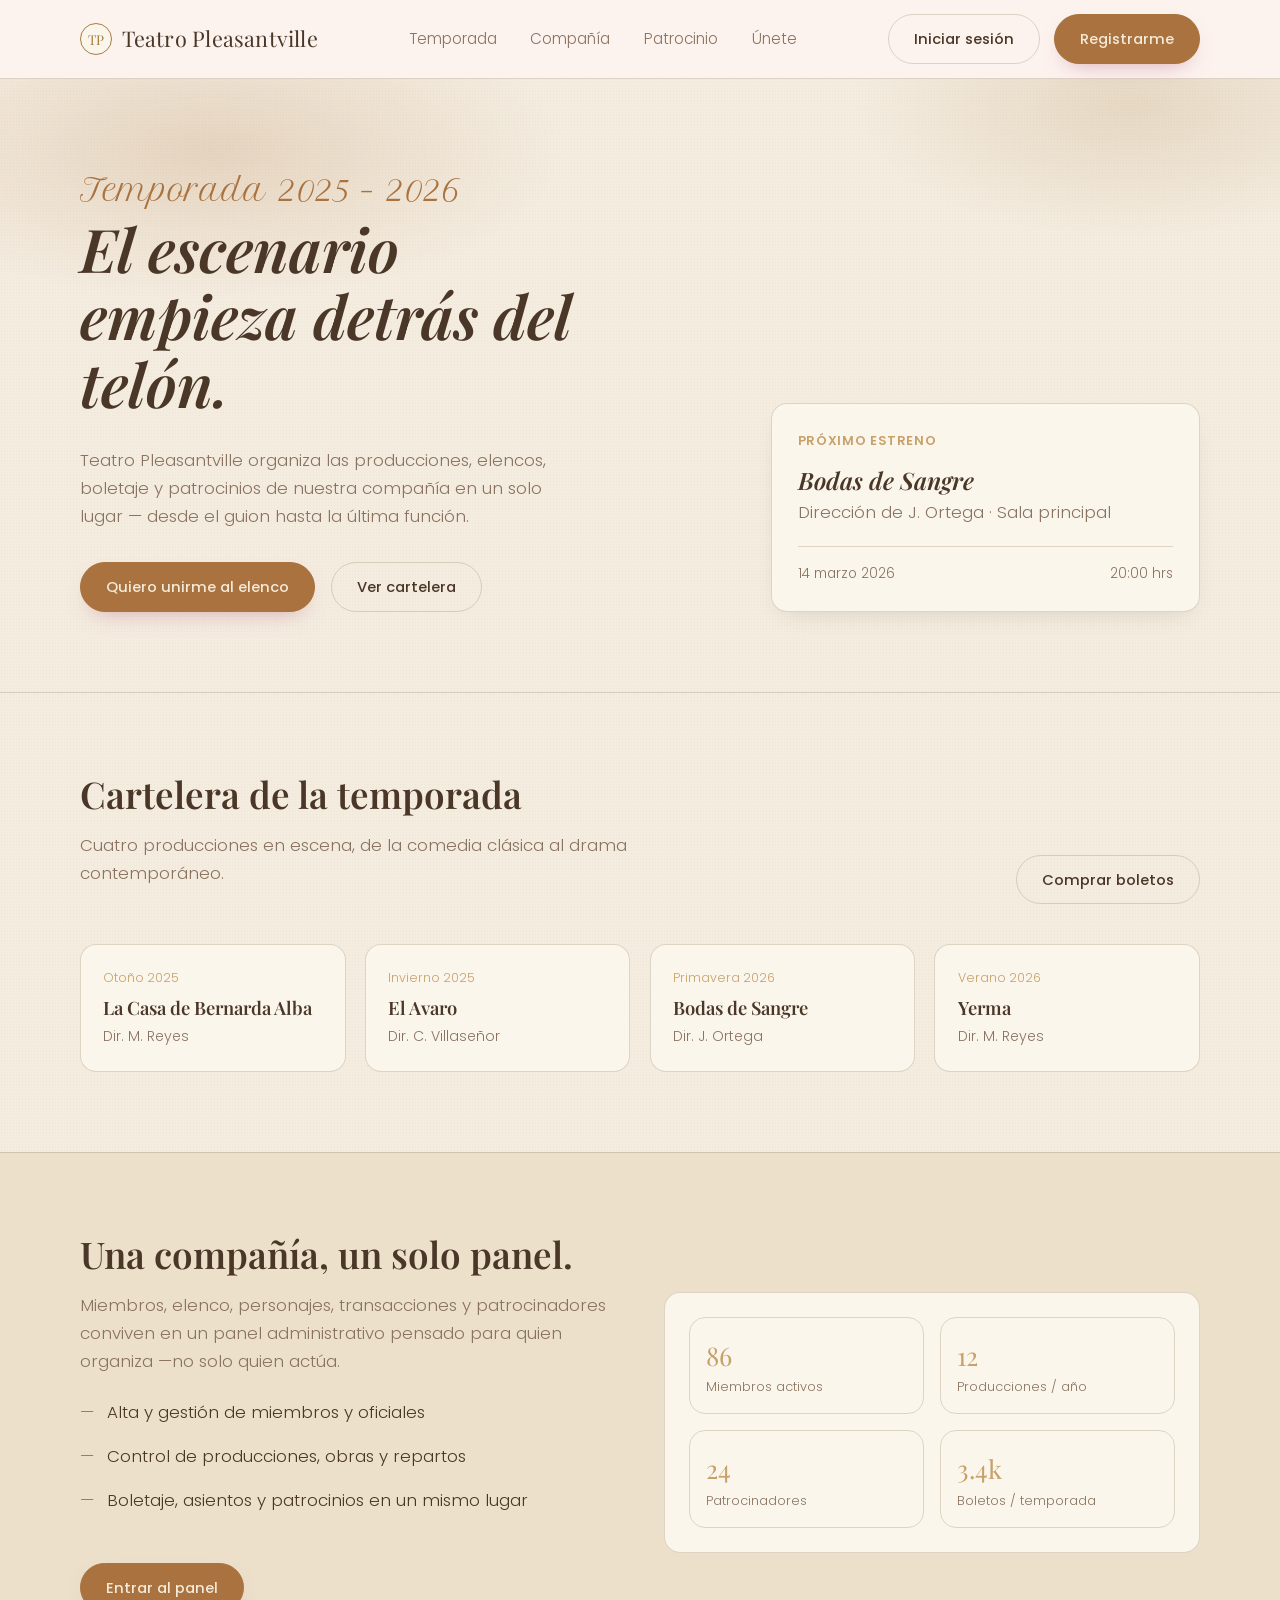
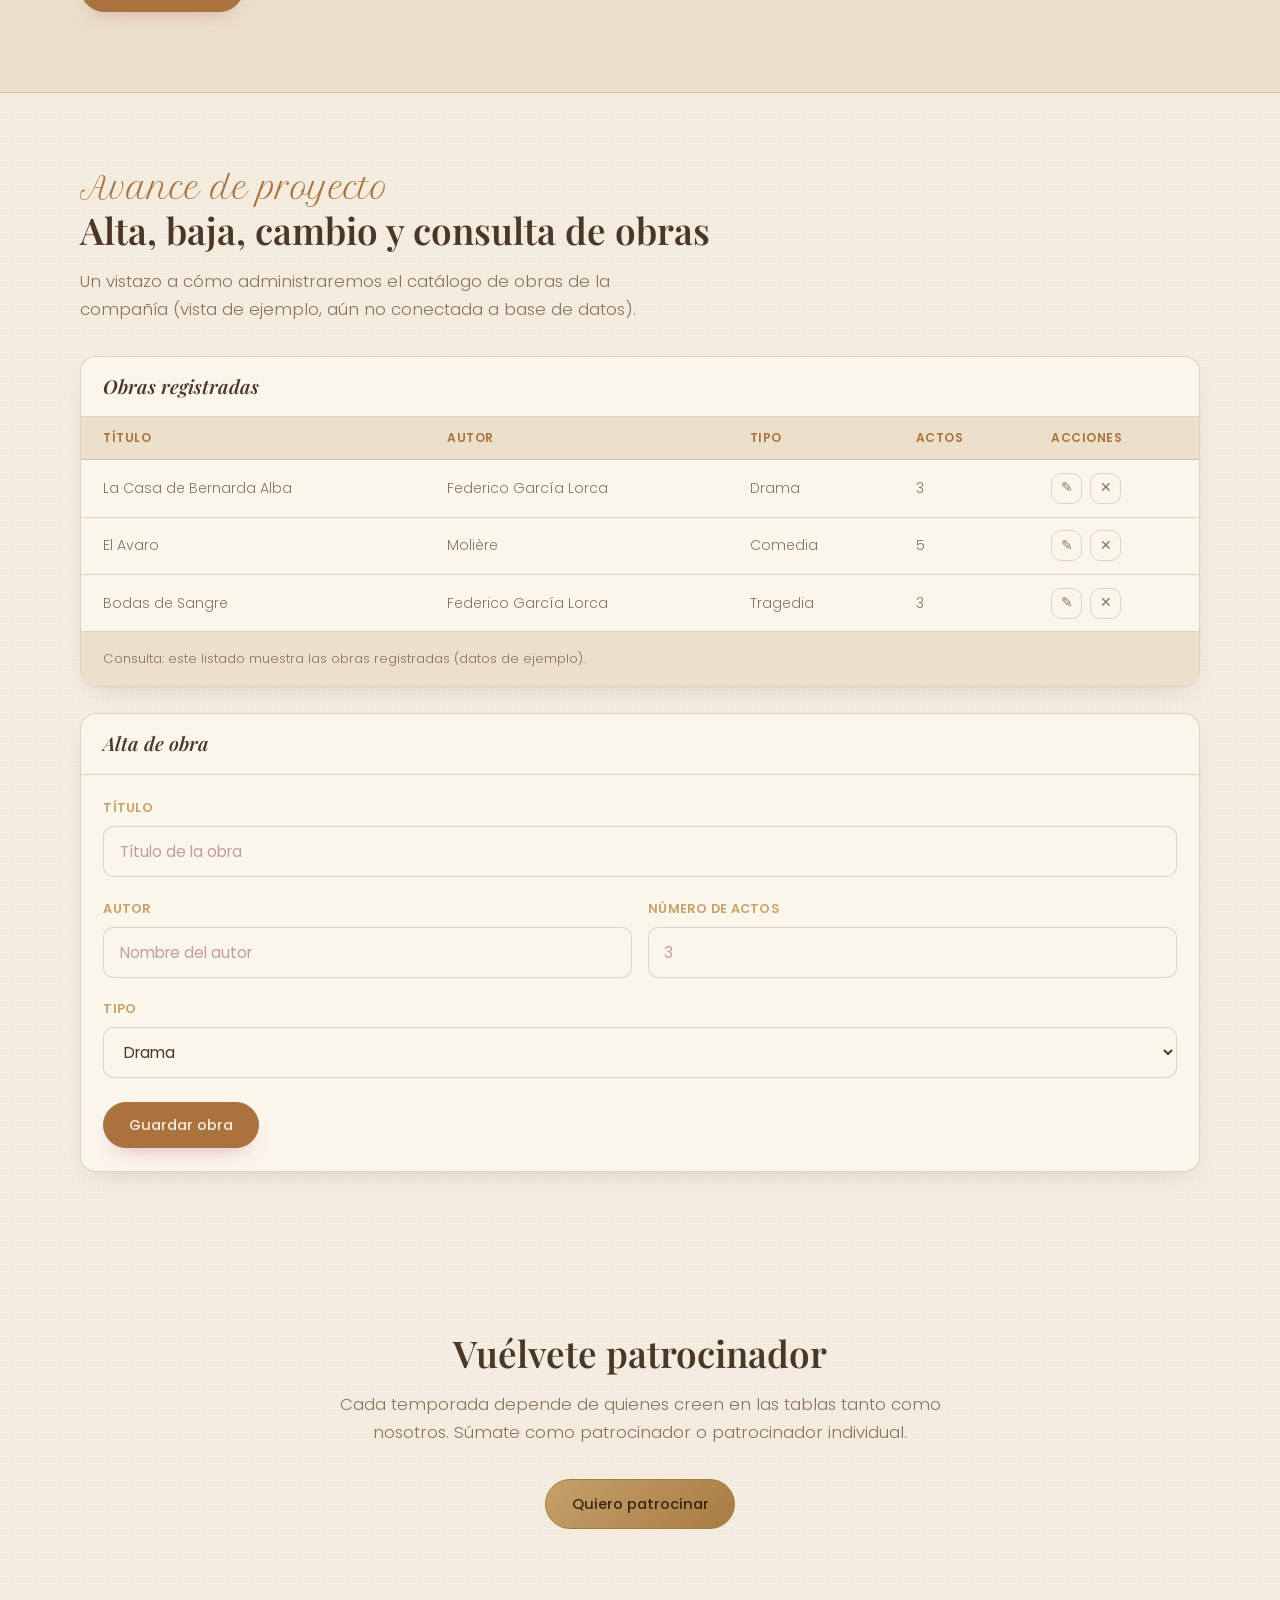
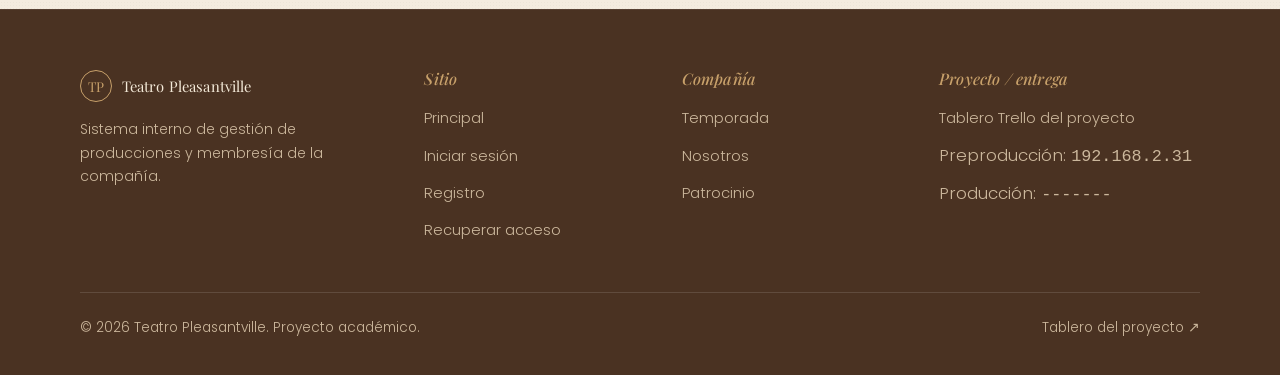
<file: index.html>
<!DOCTYPE html>
<html lang="es">
<head>
<meta charset="UTF-8">
<meta name="viewport" content="width=device-width, initial-scale=1.0">
<title>Teatro Pleasantville — Compañía teatral</title>
<meta name="description" content="Sistema de gestión de producciones, membresía y patrocinios de Teatro Pleasantville.">
<link rel="stylesheet" href="css/style.css">
</head>
<body>

<nav class="site-nav">
  <div class="container">
    <a href="index.html" class="brand" style="order:1;">
      <span class="brand__mark">TP</span>
      Teatro Pleasantville
    </a>
    <input type="checkbox" id="nav-check" class="nav-check" hidden>
    <ul class="nav-links" style="order:2;">
      <li><a href="#temporada">Temporada</a></li>
      <li><a href="#compania">Compañía</a></li>
      <li><a href="#patrocinio">Patrocinio</a></li>
      <li><a href="registro.html">Únete</a></li>
      <li class="mobile-only"><a href="login.html">Iniciar sesión</a></li>
      <li class="mobile-only"><a href="registro.html">Registrarme</a></li>
    </ul>
    <div class="nav-actions" style="order:3;">
      <a href="login.html" class="btn btn-ghost">Iniciar sesión</a>
      <a href="registro.html" class="btn btn-primary">Registrarme</a>
    </div>
    <label for="nav-check" class="nav-toggle" aria-label="Abrir menú" style="order:4;">☰</label>
  </div>
</nav>

<!-- HERO -->
<header class="soft-glow" style="padding: 6rem 0 5rem; border-bottom:1px solid var(--line);">
  <div class="container" style="display:grid; grid-template-columns: 1.2fr .8fr; gap: 3rem; align-items:end;">
    <div>
      <p style="color:var(--wine); font-family:var(--script); font-size:1.9rem; margin-bottom:.6rem; line-height:1;">Temporada 2025 – 2026</p>
      <h1 style="font-size: var(--step-3); max-width: 14ch; font-style:italic;">El escenario empieza detrás del telón.</h1>
      <p style="font-size:1.05rem; max-width:48ch; margin-top:1.2rem;">
        Teatro Pleasantville organiza las producciones, elencos, boletaje y patrocinios de nuestra compañía en un solo lugar —
        desde el guion hasta la última función.
      </p>
      <div style="display:flex; gap:1rem; margin-top:2rem; flex-wrap:wrap;">
        <a href="registro.html" class="btn btn-primary">Quiero unirme al elenco</a>
        <a href="#temporada" class="btn btn-ghost">Ver cartelera</a>
      </div>
    </div>
    <div style="border:1px solid var(--line); border-radius: var(--radius); padding:1.6rem; background: var(--panel); box-shadow: var(--shadow-soft);">
      <p style="color:var(--gold-soft); font-size:.8rem; letter-spacing:.05em; text-transform:uppercase; margin-bottom:1rem; font-weight:600;">Próximo estreno</p>
      <h3 style="font-size:1.5rem; margin-bottom:.3rem; font-style:italic;">Bodas de Sangre</h3>
      <p style="margin-bottom:1.2rem;">Dirección de J. Ortega · Sala principal</p>
      <div style="display:flex; justify-content:space-between; font-size:.85rem; color:var(--ink-soft); border-top:1px solid var(--line); padding-top:1rem;">
        <span>14 marzo 2026</span>
        <span>20:00 hrs</span>
      </div>
    </div>
  </div>
</header>

<!-- TEMPORADA -->
<section id="temporada" style="padding: 5rem 0;">
  <div class="container">
    <div style="display:flex; justify-content:space-between; align-items:flex-end; margin-bottom:2.5rem; gap:1rem; flex-wrap:wrap;">
      <div>
        <h2 style="font-size:var(--step-2);">Cartelera de la temporada</h2>
        <p>Cuatro producciones en escena, de la comedia clásica al drama contemporáneo.</p>
      </div>
      <a href="login.html" class="btn btn-ghost">Comprar boletos</a>
    </div>

    <div style="display:grid; grid-template-columns: repeat(4, 1fr); gap:1.2rem;">
      <article style="border:1px solid var(--line); border-radius:var(--radius); padding:1.4rem; background:var(--panel);">
        <p style="color:var(--gold-soft); font-size:.78rem; margin-bottom:.6rem;">Otoño 2025</p>
        <h3 style="font-size:1.15rem; margin-bottom:.4rem;">La Casa de Bernarda Alba</h3>
        <p style="font-size:.88rem; margin-bottom:0;">Dir. M. Reyes</p>
      </article>
      <article style="border:1px solid var(--line); border-radius:var(--radius); padding:1.4rem; background:var(--panel);">
        <p style="color:var(--gold-soft); font-size:.78rem; margin-bottom:.6rem;">Invierno 2025</p>
        <h3 style="font-size:1.15rem; margin-bottom:.4rem;">El Avaro</h3>
        <p style="font-size:.88rem; margin-bottom:0;">Dir. C. Villaseñor</p>
      </article>
      <article style="border:1px solid var(--line); border-radius:var(--radius); padding:1.4rem; background:var(--panel);">
        <p style="color:var(--gold-soft); font-size:.78rem; margin-bottom:.6rem;">Primavera 2026</p>
        <h3 style="font-size:1.15rem; margin-bottom:.4rem;">Bodas de Sangre</h3>
        <p style="font-size:.88rem; margin-bottom:0;">Dir. J. Ortega</p>
      </article>
      <article style="border:1px solid var(--line); border-radius:var(--radius); padding:1.4rem; background:var(--panel);">
        <p style="color:var(--gold-soft); font-size:.78rem; margin-bottom:.6rem;">Verano 2026</p>
        <h3 style="font-size:1.15rem; margin-bottom:.4rem;">Yerma</h3>
        <p style="font-size:.88rem; margin-bottom:0;">Dir. M. Reyes</p>
      </article>
    </div>
  </div>
</section>

<!-- COMPAÑÍA -->
<section id="compania" style="padding: 5rem 0; background:var(--bg-alt); border-top:1px solid var(--line); border-bottom:1px solid var(--line);">
  <div class="container" style="display:grid; grid-template-columns: 1fr 1fr; gap:3rem; align-items:center;">
    <div>
      <h2 style="font-size:var(--step-2);">Una compañía, un solo panel.</h2>
      <p>
        Miembros, elenco, personajes, transacciones y patrocinadores conviven en un panel administrativo
        pensado para quien organiza —no solo quien actúa.
      </p>
      <ul style="list-style:none; padding:0; margin-top:1.5rem; display:flex; flex-direction:column; gap:1rem;">
        <li style="display:flex; gap:.8rem;"><span style="color:var(--gold);">—</span> Alta y gestión de miembros y oficiales</li>
        <li style="display:flex; gap:.8rem;"><span style="color:var(--gold);">—</span> Control de producciones, obras y repartos</li>
        <li style="display:flex; gap:.8rem;"><span style="color:var(--gold);">—</span> Boletaje, asientos y patrocinios en un mismo lugar</li>
      </ul>
      <a href="login.html" class="btn btn-primary" style="margin-top:2rem;">Entrar al panel</a>
    </div>
    <div style="border:1px solid var(--line); border-radius:var(--radius); background:var(--panel); padding:1.5rem;">
      <div style="display:grid; grid-template-columns:1fr 1fr; gap:1rem;">
        <div style="border:1px solid var(--line); border-radius:var(--radius); padding:1rem;">
          <p style="color:var(--gold-soft); font-family:var(--serif); font-size:1.6rem; margin:0;">86</p>
          <p style="font-size:.8rem; margin:0;">Miembros activos</p>
        </div>
        <div style="border:1px solid var(--line); border-radius:var(--radius); padding:1rem;">
          <p style="color:var(--gold-soft); font-family:var(--serif); font-size:1.6rem; margin:0;">12</p>
          <p style="font-size:.8rem; margin:0;">Producciones / año</p>
        </div>
        <div style="border:1px solid var(--line); border-radius:var(--radius); padding:1rem;">
          <p style="color:var(--gold-soft); font-family:var(--serif); font-size:1.6rem; margin:0;">24</p>
          <p style="font-size:.8rem; margin:0;">Patrocinadores</p>
        </div>
        <div style="border:1px solid var(--line); border-radius:var(--radius); padding:1rem;">
          <p style="color:var(--gold-soft); font-family:var(--serif); font-size:1.6rem; margin:0;">3.4k</p>
          <p style="font-size:.8rem; margin:0;">Boletos / temporada</p>
        </div>
      </div>
    </div>
  </div>
</section>

<!-- ABCC (avance) -->
<section id="abcc-obras" style="padding: 5rem 0;">
  <div class="container">
    <div style="margin-bottom:2rem;">
      <p style="color:var(--wine); font-family:var(--script); font-size:1.9rem; margin-bottom:.3rem; line-height:1;">Avance de proyecto</p>
      <h2 style="font-size:var(--step-2);">Alta, baja, cambio y consulta de obras</h2>
      <p>Un vistazo a cómo administraremos el catálogo de obras de la compañía (vista de ejemplo, aún no conectada a base de datos).</p>
    </div>

    <div class="panel-card">
      <div class="panel-card__head">
        <h2>Obras registradas</h2>
      </div>
      <div style="overflow-x:auto;">
        <table class="data-table">
          <thead>
            <tr><th>Título</th><th>Autor</th><th>Tipo</th><th>Actos</th><th>Acciones</th></tr>
          </thead>
          <tbody>
            <tr>
              <td>La Casa de Bernarda Alba</td><td>Federico García Lorca</td><td>Drama</td><td>3</td>
              <td>
                <div class="row-actions">
                  <a href="#alta-obra" class="icon-btn" title="Editar">✎</a>
                  <a href="#" class="icon-btn danger" title="Eliminar">✕</a>
                </div>
              </td>
            </tr>
            <tr>
              <td>El Avaro</td><td>Molière</td><td>Comedia</td><td>5</td>
              <td>
                <div class="row-actions">
                  <a href="#alta-obra" class="icon-btn" title="Editar">✎</a>
                  <a href="#" class="icon-btn danger" title="Eliminar">✕</a>
                </div>
              </td>
            </tr>
            <tr>
              <td>Bodas de Sangre</td><td>Federico García Lorca</td><td>Tragedia</td><td>3</td>
              <td>
                <div class="row-actions">
                  <a href="#alta-obra" class="icon-btn" title="Editar">✎</a>
                  <a href="#" class="icon-btn danger" title="Eliminar">✕</a>
                </div>
              </td>
            </tr>
          </tbody>
        </table>
      </div>
      <div class="panel-card__foot"><span>Consulta: este listado muestra las obras registradas (datos de ejemplo).</span></div>
    </div>

    <div class="panel-card" id="alta-obra" style="margin-top:1.6rem;">
      <div class="panel-card__head"><h2>Alta de obra</h2></div>
      <form style="padding:1.4rem;" action="index.html" method="get">
        <div class="field">
          <label for="titulo-obra">Título</label>
          <input type="text" id="titulo-obra" name="titulo" placeholder="Título de la obra" required>
        </div>
        <div class="field-row">
          <div class="field">
            <label for="autor-obra">Autor</label>
            <input type="text" id="autor-obra" name="autor" placeholder="Nombre del autor" required>
          </div>
          <div class="field">
            <label for="actos-obra">Número de actos</label>
            <input type="number" id="actos-obra" name="actos" min="1" max="10" placeholder="3">
          </div>
        </div>
        <div class="field">
          <label for="tipo-obra">Tipo</label>
          <select id="tipo-obra" name="tipo">
            <option>Drama</option>
            <option>Comedia</option>
            <option>Tragedia</option>
            <option>Musical</option>
          </select>
        </div>
        <div class="modal-actions" style="justify-content:flex-start;">
          <button type="submit" class="btn btn-primary">Guardar obra</button>
        </div>
      </form>
    </div>
  </div>
</section>

<!-- PATROCINIO -->
<section id="patrocinio" style="padding: 5rem 0; text-align:center;">
  <div class="container" style="max-width:640px; margin-inline:auto;">
    <h2 style="font-size:var(--step-2);">Vuélvete patrocinador</h2>
    <p style="margin-inline:auto;">Cada temporada depende de quienes creen en las tablas tanto como nosotros. Súmate como patrocinador o patrocinador individual.</p>
    <a href="registro.html" class="btn btn-gold" style="margin-top:1rem;">Quiero patrocinar</a>
  </div>
</section>

<footer class="site-footer">
  <div class="container">
    <div class="footer-grid">
      <div>
        <a href="index.html" class="brand" style="margin-bottom:1rem; display:inline-flex;">
          <span class="brand__mark">TP</span> Teatro Pleasantville
        </a>
        <p style="font-size:.88rem;">Sistema interno de gestión de producciones y membresía de la compañía.</p>
      </div>
      <div>
        <h4>Sitio</h4>
        <ul>
          <li><a href="index.html">Principal</a></li>
          <li><a href="login.html">Iniciar sesión</a></li>
          <li><a href="registro.html">Registro</a></li>
          <li><a href="recuperar.html">Recuperar acceso</a></li>
        </ul>
      </div>
      <div>
        <h4>Compañía</h4>
        <ul>
          <li><a href="#temporada">Temporada</a></li>
          <li><a href="#compania">Nosotros</a></li>
          <li><a href="#patrocinio">Patrocinio</a></li>
        </ul>
      </div>
      <div>
        <h4>Proyecto / entrega</h4>
        <ul>
          <li><a href="https://trello.com/invite/b/6a9b7a7c71662aa46cb63696/ATTI06f23db15c94c0b05f24b35b68a923f17906DCCF/teatroprogramacionweb" target="_blank" rel="noopener">Tablero Trello del proyecto</a></li>
          <li>Preproducción: <code>192.168.2.31</code></li>
          <li>Producción: <code>-------</code></li>
        </ul>
      </div>
    </div>
    <div class="footer-bottom">
      <span>© 2026 Teatro Pleasantville. Proyecto académico.</span>
      <ul class="footer-links-inline">
        <li><a href="https://trello.com/invite/b/6a9b7a7c71662aa46cb63696/ATTI06f23db15c94c0b05f24b35b68a923f17906DCCF/teatroprogramacionweb" target="_blank" rel="noopener">Tablero del proyecto ↗</a></li>
      </ul>
    </div>
  </div>
</footer>

</body>
</html>
</html>
</file>
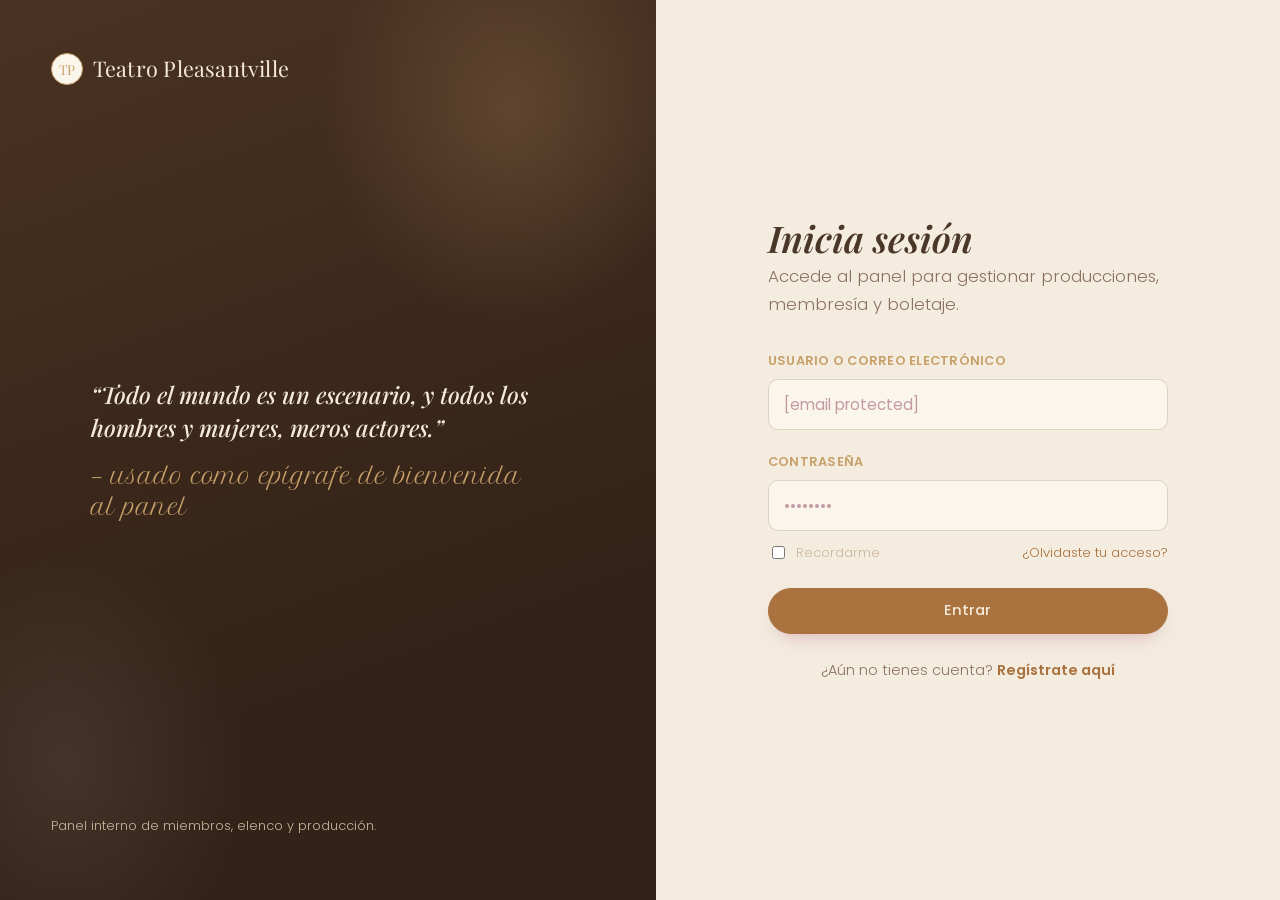
<file: login.html>
<!DOCTYPE html>
<html lang="es">
<head>
<meta charset="UTF-8">
<meta name="viewport" content="width=device-width, initial-scale=1.0">
<title>Iniciar sesión — Teatro Pleasantville</title>
<link rel="stylesheet" href="css/style.css">
</head>
<body>

<div class="auth-shell">

  <aside class="auth-side">
    <div class="auth-side__content">
      <a href="index.html" class="brand" style="color:var(--cream);">
        <span class="brand__mark" style="border-color:var(--gold-soft); color:var(--gold-soft);">TP</span>
        Teatro Pleasantville
      </a>
    </div>
    <blockquote class="auth-side__quote">
      “Todo el mundo es un escenario, y todos los hombres y mujeres, meros actores.”
      <cite>— usado como epígrafe de bienvenida al panel</cite>
    </blockquote>
    <p style="position:relative; z-index:1; font-size:.8rem; color:var(--cream-dim);">Panel interno de miembros, elenco y producción.</p>
  </aside>

  <main class="auth-main">
    <div class="auth-card">
      <h1>Inicia sesión</h1>
      <p class="lede">Accede al panel para gestionar producciones, membresía y boletaje.</p>

      <form action="index.html" method="get">
        <div class="field">
          <label for="usuario">Usuario o correo electrónico</label>
          <input type="text" id="usuario" name="usuario" placeholder="[email protected]" required>
        </div>
        <div class="field">
          <label for="password">Contraseña</label>
          <input type="password" id="password" name="password" placeholder="••••••••" required>
        </div>

        <div class="between-link">
          <label style="display:flex; align-items:center; gap:.5rem; color:var(--cream-dim);">
            <input type="checkbox" style="accent-color:var(--gold);"> Recordarme
          </label>
          <a href="recuperar.html">¿Olvidaste tu acceso?</a>
        </div>

        <button type="submit" class="btn btn-primary btn-block">Entrar</button>
      </form>

      <div class="form-foot-link">
        ¿Aún no tienes cuenta? <a href="registro.html">Regístrate aquí</a>
      </div>
    </div>
  </main>

</div>

</body>
</html>
</file>
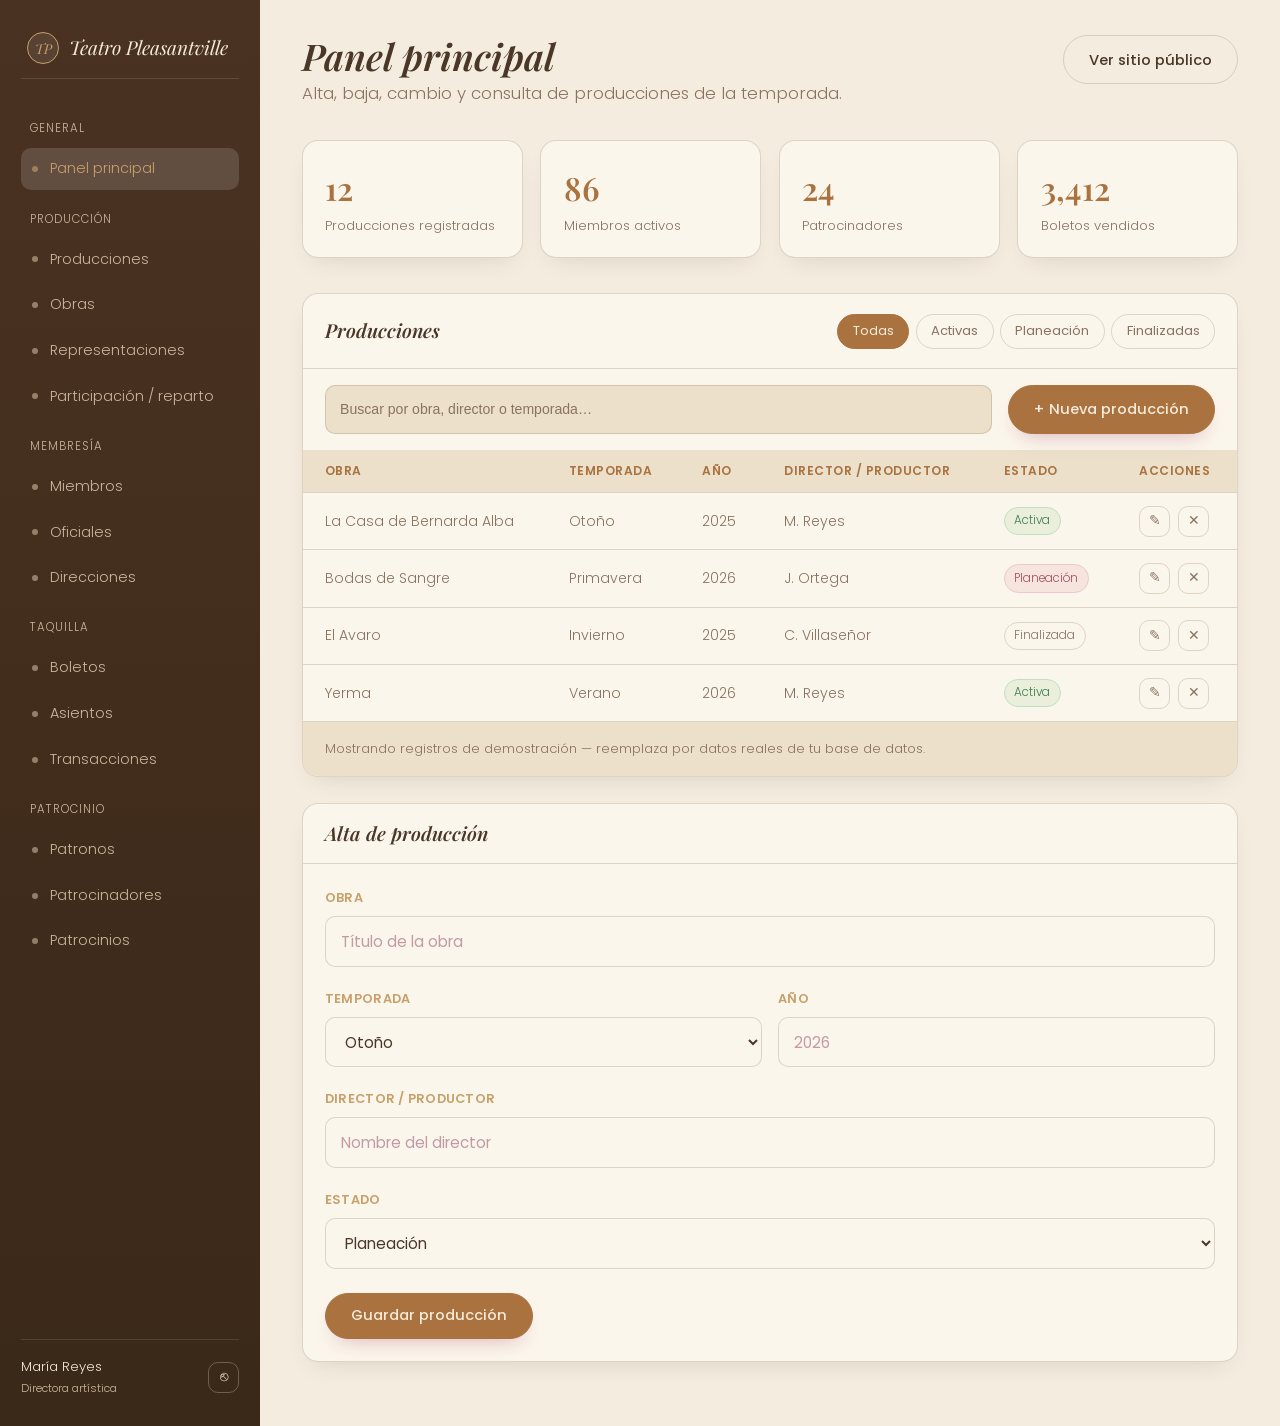
<file: panel.html>
<!DOCTYPE html>
<html lang="es">
<head>
<meta charset="UTF-8">
<meta name="viewport" content="width=device-width, initial-scale=1.0">
<title>Panel — Teatro Pleasantville</title>
<link rel="stylesheet" href="css/style.css">
</head>
<body>

<div class="panel-shell">

  <aside class="panel-side">
    <div class="panel-brand">
      <span class="brand__mark">TP</span> Teatro Pleasantville
    </div>

    <ul class="panel-nav">
      <li class="group-label">General</li>
      <li><a href="#" class="active"><span class="dot"></span> Panel principal</a></li>

      <li class="group-label">Producción</li>
      <li><a href="#"><span class="dot"></span> Producciones</a></li>
      <li><a href="#"><span class="dot"></span> Obras</a></li>
      <li><a href="#"><span class="dot"></span> Representaciones</a></li>
      <li><a href="#"><span class="dot"></span> Participación / reparto</a></li>

      <li class="group-label">Membresía</li>
      <li><a href="#"><span class="dot"></span> Miembros</a></li>
      <li><a href="#"><span class="dot"></span> Oficiales</a></li>
      <li><a href="#"><span class="dot"></span> Direcciones</a></li>

      <li class="group-label">Taquilla</li>
      <li><a href="#"><span class="dot"></span> Boletos</a></li>
      <li><a href="#"><span class="dot"></span> Asientos</a></li>
      <li><a href="#"><span class="dot"></span> Transacciones</a></li>

      <li class="group-label">Patrocinio</li>
      <li><a href="#"><span class="dot"></span> Patronos</a></li>
      <li><a href="#"><span class="dot"></span> Patrocinadores</a></li>
      <li><a href="#"><span class="dot"></span> Patrocinios</a></li>
    </ul>

    <div class="panel-side__foot">
      <div style="display:flex; justify-content:space-between; align-items:center;">
        <span>María Reyes<br><small style="color:var(--cream-dim);">Directora artística</small></span>
        <a href="login.html" class="icon-btn" title="Cerrar sesión">⎋</a>
      </div>
    </div>
  </aside>

  <main class="panel-main">
    <div class="panel-topbar">
      <div style="display:flex; align-items:center; gap:.8rem;">
        <div>
          <h1>Panel principal</h1>
          <p>Alta, baja, cambio y consulta de producciones de la temporada.</p>
        </div>
      </div>
      <a href="index.html" class="btn btn-ghost">Ver sitio público</a>
    </div>

    <div class="stat-grid">
      <div class="stat-card"><div class="num">12</div><div class="label">Producciones registradas</div></div>
      <div class="stat-card"><div class="num">86</div><div class="label">Miembros activos</div></div>
      <div class="stat-card"><div class="num">24</div><div class="label">Patrocinadores</div></div>
      <div class="stat-card"><div class="num">3,412</div><div class="label">Boletos vendidos</div></div>
    </div>

    <div class="panel-card">
      <div class="panel-card__head">
        <h2>Producciones</h2>
        <div class="tab-row">
          <button type="button" class="active">Todas</button>
          <button type="button">Activas</button>
          <button type="button">Planeación</button>
          <button type="button">Finalizadas</button>
        </div>
      </div>

      <div class="search-add-row">
        <input type="text" id="table-search" class="search-box" placeholder="Buscar por obra, director o temporada…">
        <a href="#alta-produccion" class="btn btn-primary">+ Nueva producción</a>
      </div>

      <div style="overflow-x:auto;">
        <table class="data-table">
          <thead>
            <tr>
              <th>Obra</th>
              <th>Temporada</th>
              <th>Año</th>
              <th>Director / Productor</th>
              <th>Estado</th>
              <th>Acciones</th>
            </tr>
          </thead>
          <tbody>
            <tr>
              <td>La Casa de Bernarda Alba</td>
              <td>Otoño</td>
              <td>2025</td>
              <td>M. Reyes</td>
              <td><span class="badge badge-on">Activa</span></td>
              <td>
                <div class="row-actions">
                  <a href="#alta-produccion" class="icon-btn" title="Editar">✎</a>
                  <a href="#" class="icon-btn danger" title="Eliminar">✕</a>
                </div>
              </td>
            </tr>
            <tr>
              <td>Bodas de Sangre</td>
              <td>Primavera</td>
              <td>2026</td>
              <td>J. Ortega</td>
              <td><span class="badge badge-off">Planeación</span></td>
              <td>
                <div class="row-actions">
                  <a href="#alta-produccion" class="icon-btn" title="Editar">✎</a>
                  <a href="#" class="icon-btn danger" title="Eliminar">✕</a>
                </div>
              </td>
            </tr>
            <tr>
              <td>El Avaro</td>
              <td>Invierno</td>
              <td>2025</td>
              <td>C. Villaseñor</td>
              <td><span class="badge">Finalizada</span></td>
              <td>
                <div class="row-actions">
                  <a href="#alta-produccion" class="icon-btn" title="Editar">✎</a>
                  <a href="#" class="icon-btn danger" title="Eliminar">✕</a>
                </div>
              </td>
            </tr>
            <tr>
              <td>Yerma</td>
              <td>Verano</td>
              <td>2026</td>
              <td>M. Reyes</td>
              <td><span class="badge badge-on">Activa</span></td>
              <td>
                <div class="row-actions">
                  <a href="#alta-produccion" class="icon-btn" title="Editar">✎</a>
                  <a href="#" class="icon-btn danger" title="Eliminar">✕</a>
                </div>
              </td>
            </tr>
          </tbody>
        </table>
      </div>

      <div class="panel-card__foot">
        <span>Mostrando registros de demostración — reemplaza por datos reales de tu base de datos.</span>
      </div>
    </div>

    <!-- ALTA (formulario de alta / edición, fijo en la página, sin modal) -->
    <div class="panel-card" id="alta-produccion" style="margin-top:1.6rem;">
      <div class="panel-card__head">
        <h2>Alta de producción</h2>
      </div>
      <form style="padding:1.4rem;">
        <div class="field">
          <label for="obra">Obra</label>
          <input type="text" id="obra" name="obra" placeholder="Título de la obra" required>
        </div>
        <div class="field-row">
          <div class="field">
            <label for="temporada">Temporada</label>
            <select id="temporada" name="temporada">
              <option>Otoño</option>
              <option>Invierno</option>
              <option>Primavera</option>
              <option>Verano</option>
            </select>
          </div>
          <div class="field">
            <label for="anio">Año</label>
            <input type="number" id="anio" name="anio" min="2000" max="2100" placeholder="2026" required>
          </div>
        </div>
        <div class="field">
          <label for="director">Director / productor</label>
          <input type="text" id="director" name="director" placeholder="Nombre del director" required>
        </div>
        <div class="field">
          <label for="estado">Estado</label>
          <select id="estado" name="estado">
            <option value="planeacion">Planeación</option>
            <option value="activa">Activa</option>
            <option value="finalizada">Finalizada</option>
          </select>
        </div>
        <div class="modal-actions" style="justify-content:flex-start;">
          <button type="submit" class="btn btn-primary">Guardar producción</button>
        </div>
      </form>
    </div>
  </main>
</div>

</body>
</html>
</file>
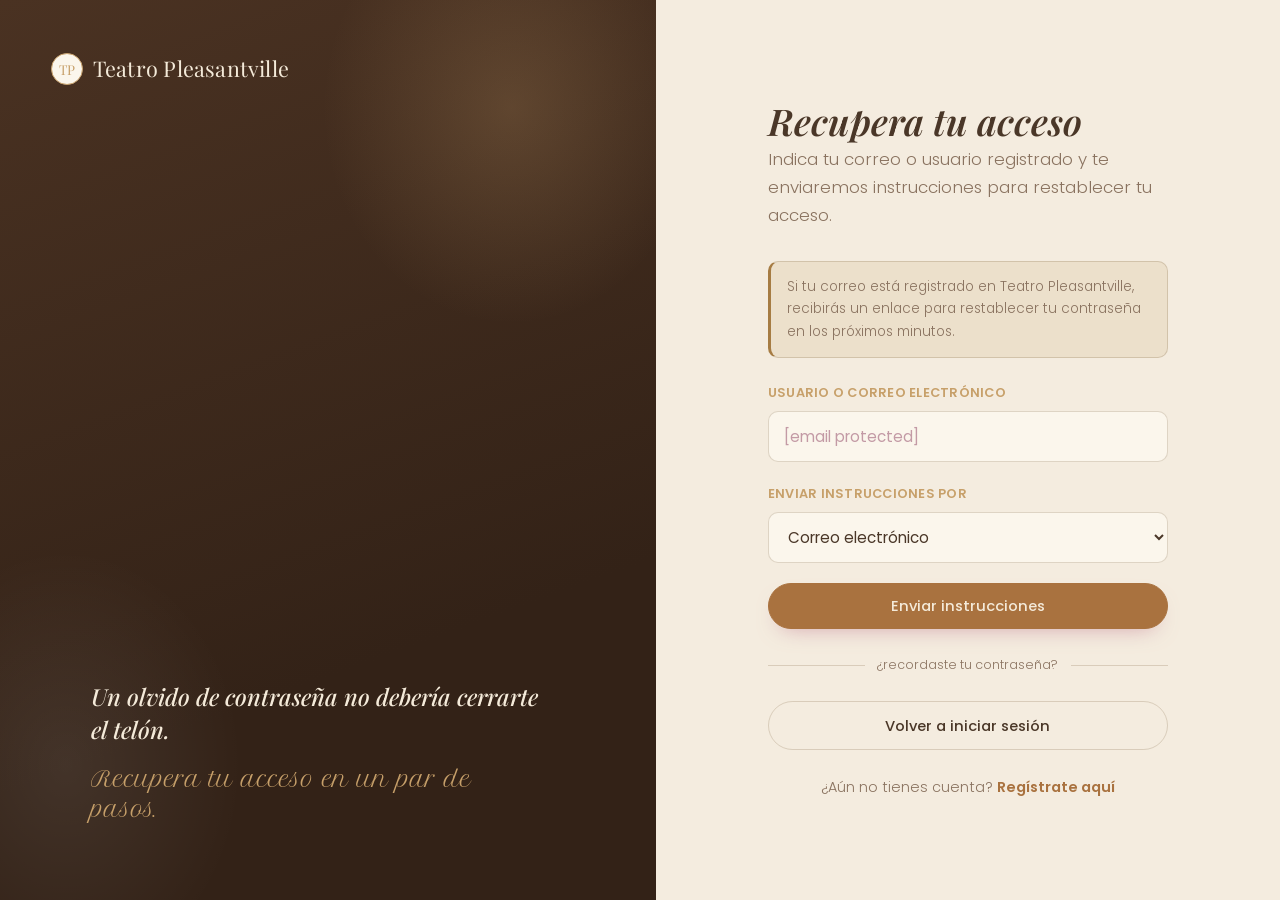
<file: recuperar.html>
<!DOCTYPE html>
<html lang="es">
<head>
<meta charset="UTF-8">
<meta name="viewport" content="width=device-width, initial-scale=1.0">
<title>Recuperar acceso — Teatro Pleasantville</title>
<link rel="stylesheet" href="css/style.css">
</head>
<body>

<div class="auth-shell">

  <aside class="auth-side">
    <div class="auth-side__content">
      <a href="index.html" class="brand" style="color:var(--cream);">
        <span class="brand__mark" style="border-color:var(--gold-soft); color:var(--gold-soft);">TP</span>
        Teatro Pleasantville
      </a>
    </div>
    <blockquote class="auth-side__quote">
      Un olvido de contraseña no debería cerrarte el telón.
      <cite>Recupera tu acceso en un par de pasos.</cite>
    </blockquote>
  </aside>

  <main class="auth-main">
    <div class="auth-card">
      <h1>Recupera tu acceso</h1>
      <p class="lede">Indica tu correo o usuario registrado y te enviaremos instrucciones para restablecer tu acceso.</p>

      <div class="alert">
        Si tu correo está registrado en Teatro Pleasantville, recibirás un enlace para restablecer tu contraseña en los próximos minutos.
      </div>

      <form action="login.html" method="get">
        <div class="field">
          <label for="usuario">Usuario o correo electrónico</label>
          <input type="text" id="usuario" name="usuario" placeholder="[email protected]" required>
        </div>

        <div class="field">
          <label for="metodo">Enviar instrucciones por</label>
          <select id="metodo" name="metodo">
            <option value="correo">Correo electrónico</option>
            <option value="sms">SMS al teléfono registrado</option>
          </select>
        </div>

        <button type="submit" class="btn btn-primary btn-block">Enviar instrucciones</button>
      </form>

      <div class="divider-word">¿recordaste tu contraseña?</div>

      <a href="login.html" class="btn btn-ghost btn-block">Volver a iniciar sesión</a>

      <div class="form-foot-link">
        ¿Aún no tienes cuenta? <a href="registro.html">Regístrate aquí</a>
      </div>
    </div>
  </main>

</div>

</body>
</html>
</file>
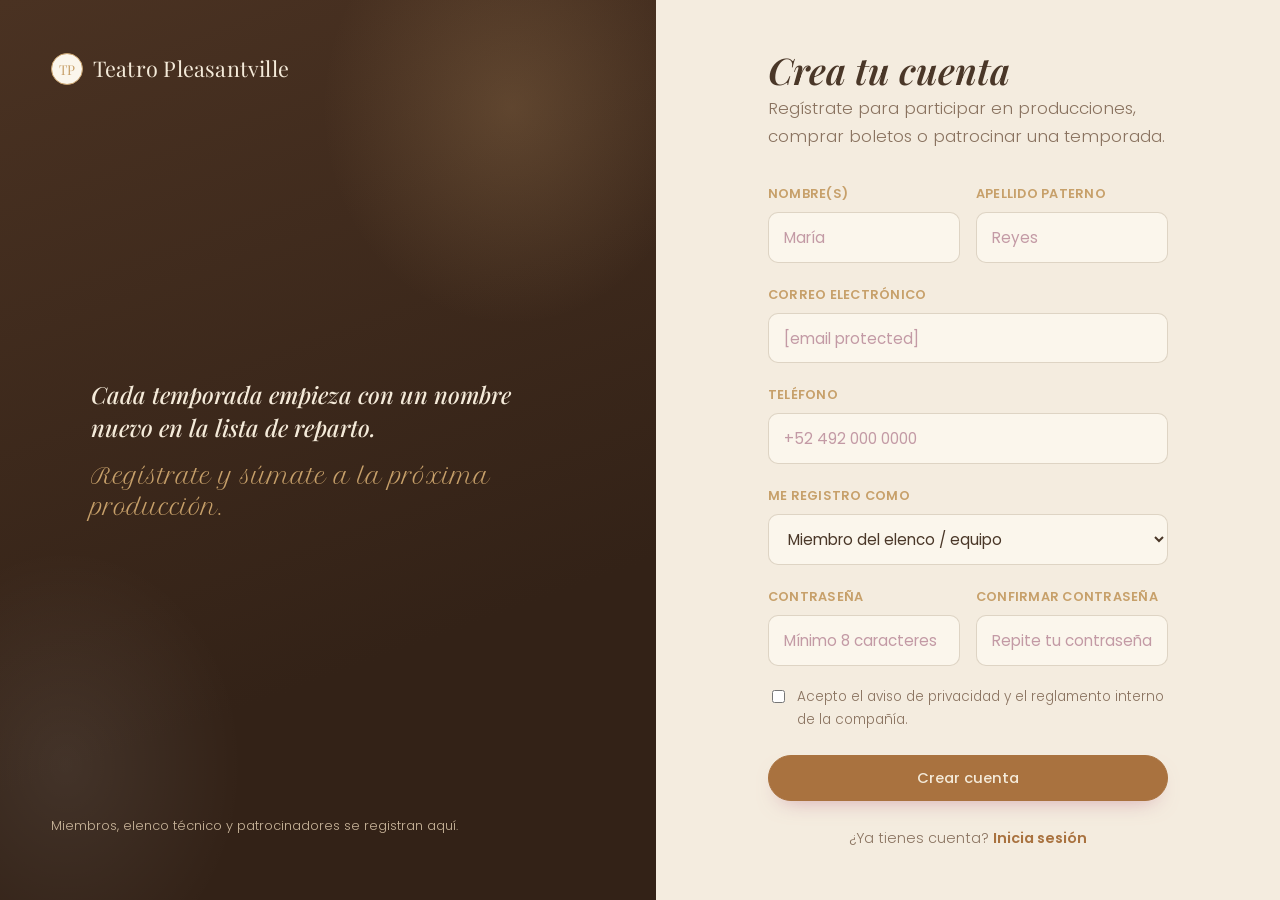
<file: registro.html>
<!DOCTYPE html>
<html lang="es">
<head>
<meta charset="UTF-8">
<meta name="viewport" content="width=device-width, initial-scale=1.0">
<title>Crear cuenta — Teatro Pleasantville</title>
<link rel="stylesheet" href="css/style.css">
</head>
<body>

<div class="auth-shell">

  <aside class="auth-side">
    <div class="auth-side__content">
      <a href="index.html" class="brand" style="color:var(--cream);">
        <span class="brand__mark" style="border-color:var(--gold-soft); color:var(--gold-soft);">TP</span>
        Teatro Pleasantville
      </a>
    </div>
    <blockquote class="auth-side__quote">
      Cada temporada empieza con un nombre nuevo en la lista de reparto.
      <cite>Regístrate y súmate a la próxima producción.</cite>
    </blockquote>
    <p style="position:relative; z-index:1; font-size:.8rem; color:var(--cream-dim);">Miembros, elenco técnico y patrocinadores se registran aquí.</p>
  </aside>

  <main class="auth-main">
    <div class="auth-card">
      <h1>Crea tu cuenta</h1>
      <p class="lede">Regístrate para participar en producciones, comprar boletos o patrocinar una temporada.</p>

      <form action="login.html" method="get">
        <div class="field-row">
          <div class="field">
            <label for="nombre">Nombre(s)</label>
            <input type="text" id="nombre" name="nombre" placeholder="María" required>
          </div>
          <div class="field">
            <label for="apellido">Apellido paterno</label>
            <input type="text" id="apellido" name="apellido" placeholder="Reyes" required>
          </div>
        </div>

        <div class="field">
          <label for="correo">Correo electrónico</label>
          <input type="email" id="correo" name="correo" placeholder="[email protected]" required>
        </div>

        <div class="field">
          <label for="telefono">Teléfono</label>
          <input type="tel" id="telefono" name="telefono" placeholder="+52 492 000 0000">
        </div>

        <div class="field">
          <label for="rol">Me registro como</label>
          <select id="rol" name="rol">
            <option value="miembro">Miembro del elenco / equipo</option>
            <option value="patrocinador">Patrocinador</option>
            <option value="publico">Solo compra de boletos</option>
          </select>
        </div>

        <div class="field-row">
          <div class="field">
            <label for="password">Contraseña</label>
            <input type="password" id="password" name="password" placeholder="Mínimo 8 caracteres" required minlength="8">
          </div>
          <div class="field">
            <label for="password_confirm">Confirmar contraseña</label>
            <input type="password" id="password_confirm" name="password_confirm" placeholder="Repite tu contraseña" required minlength="8">
          </div>
        </div>

        <div class="check-row">
          <input type="checkbox" id="terminos" required>
          <label for="terminos">Acepto el aviso de privacidad y el reglamento interno de la compañía.</label>
        </div>

        <button type="submit" class="btn btn-primary btn-block">Crear cuenta</button>
      </form>

      <div class="form-foot-link">
        ¿Ya tienes cuenta? <a href="login.html">Inicia sesión</a>
      </div>
    </div>
  </main>

</div>

</body>
</html>
</file>
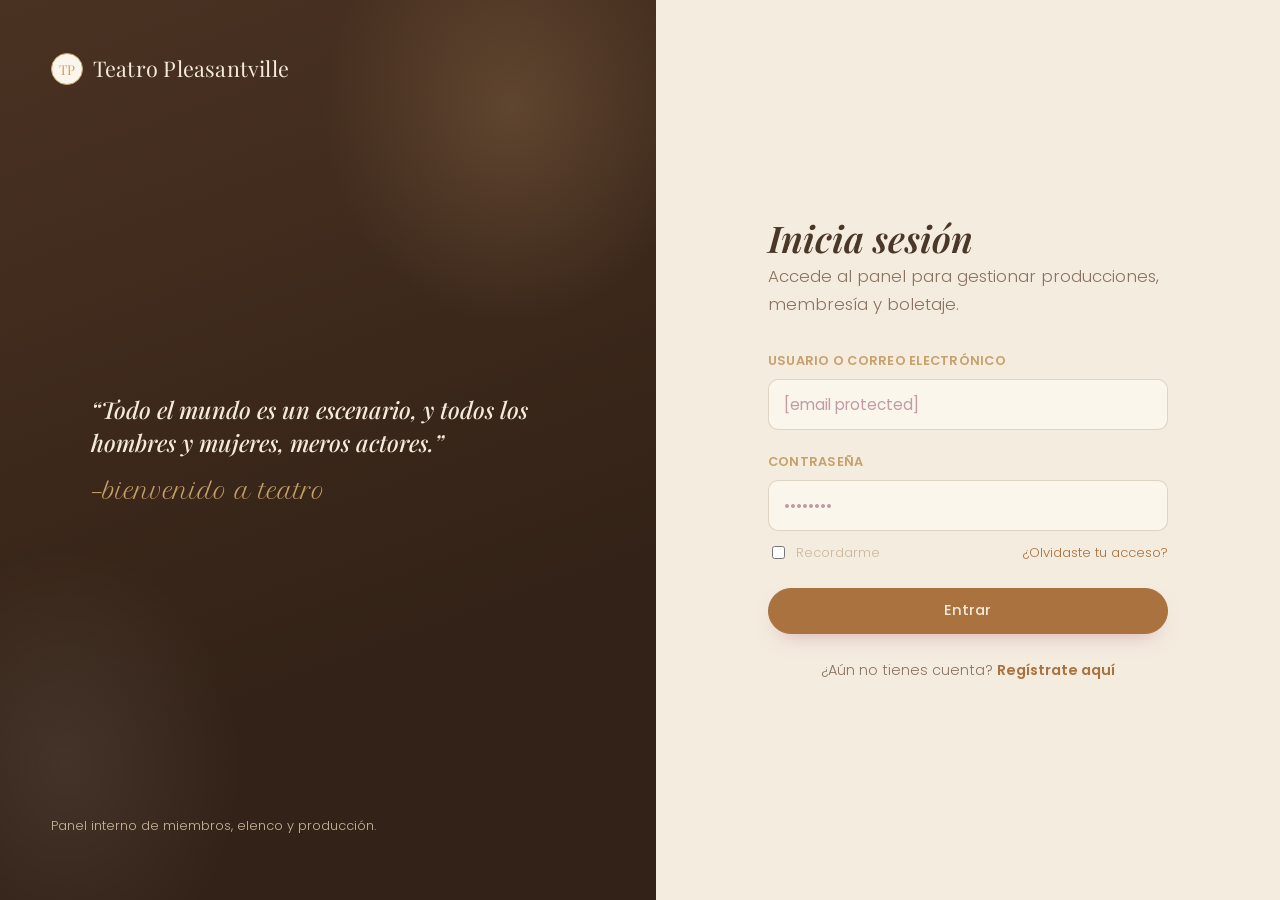
<file: frontend/login.html>
<!DOCTYPE html>
<html lang="es">
<head>
<meta charset="UTF-8">
<meta name="viewport" content="width=device-width, initial-scale=1.0">
<title>Iniciar sesión — Teatro Pleasantville</title>
<link rel="stylesheet" href="css/style.css">
</head>
<body>

<div class="auth-shell">

  <aside class="auth-side">
    <div class="auth-side__content">
      <a href="index.html" class="brand" style="color:var(--cream);">
        <span class="brand__mark" style="border-color:var(--gold-soft); color:var(--gold-soft);">TP</span>
        Teatro Pleasantville
      </a>
    </div>
    <blockquote class="auth-side__quote">
      “Todo el mundo es un escenario, y todos los hombres y mujeres, meros actores.”
      <cite>—bienvenido a teatro</cite>
    </blockquote>
    <p style="position:relative; z-index:1; font-size:.8rem; color:var(--cream-dim);">Panel interno de miembros, elenco y producción.</p>
  </aside>

  <main class="auth-main">
    <div class="auth-card">
      <h1>Inicia sesión</h1>
      <p class="lede">Accede al panel para gestionar producciones, membresía y boletaje.</p>

      <form id="login-form">
        <div class="field">
          <label for="email">Usuario o correo electrónico</label>
          <input type="email" id="email" name="email" placeholder="[email protected]" required>
        </div>
        <div class="field">
          <label for="password">Contraseña</label>
          <input type="password" id="password" name="password" placeholder="••••••••" required>
        </div>

        <div id="login-error" style="color: var(--danger); font-size: .85rem; margin-bottom: 1rem; display: none;"></div>

        <div class="between-link">
          <label style="display:flex; align-items:center; gap:.5rem; color:var(--cream-dim);">
            <input type="checkbox" style="accent-color:var(--gold);"> Recordarme
          </label>
          <a href="recuperar.html">¿Olvidaste tu acceso?</a>
        </div>

        <button type="submit" class="btn btn-primary btn-block" id="btn-login">Entrar</button>
      </form>

      <div class="form-foot-link">
        ¿Aún no tienes cuenta? <a href="registro.html">Regístrate aquí</a>
      </div>
    </div>
  </main>

</div>

<script>
  document.getElementById('login-form').addEventListener('submit', async (e) => {
    e.preventDefault(); // Evita que la página se recargue
    const btn = document.getElementById('btn-login');
    const errorDiv = document.getElementById('login-error');
    
    btn.textContent = 'Verificando...';
    btn.disabled = true;
    errorDiv.style.display = 'none';

    const data = {
      email: document.getElementById('email').value,
      password: document.getElementById('password').value
    };

    try {
      // Llamada al backend
      const response = await fetch('../api/auth_login.php', {
        method: 'POST',
        headers: { 'Content-Type': 'application/json' },
        body: JSON.stringify(data)
      });

      const result = await response.json();

      if (result.ok) {
        // Guardar token y usuario en el navegador
        localStorage.setItem('teatro_token', result.token);
        localStorage.setItem('teatro_user', JSON.stringify(result.user));
        
        // Redirigir al panel
        window.location.href = 'panel.html';
      } else {
        errorDiv.textContent = result.msg || 'Credenciales incorrectas.';
        errorDiv.style.display = 'block';
      }//else

    } catch (err) {
      errorDiv.textContent = 'Error de conexión con el servidor.';
      errorDiv.style.display = 'block';

    } finally {
      btn.textContent = 'Entrar';
      btn.disabled = false;
    }//finally
    
  });
</script>

</body>
</html>
</file>
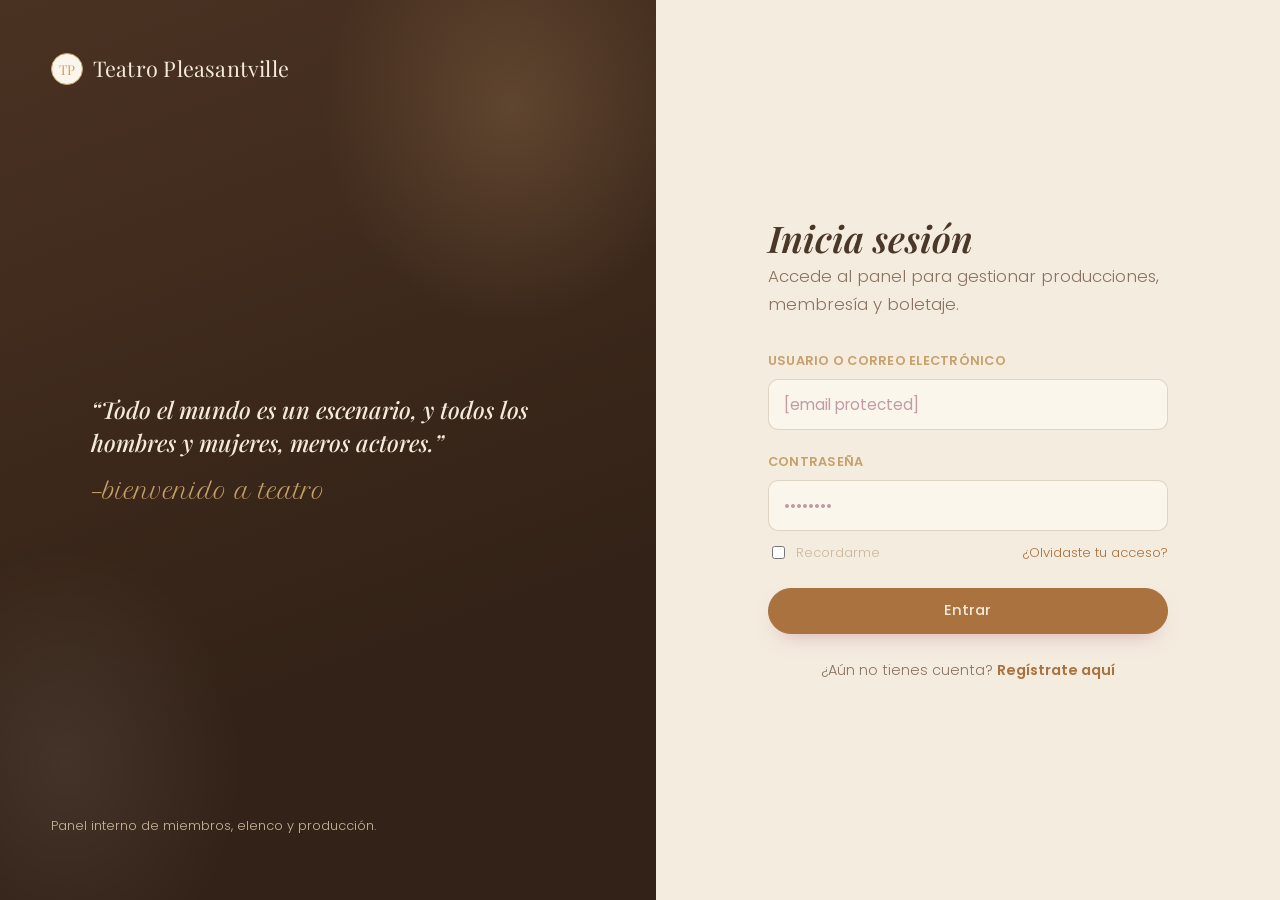
<file: frontend/obras.html>
<!DOCTYPE html>
<html lang="es">
<head>
  <meta charset="UTF-8" />
  <meta name="viewport" content="width=device-width, initial-scale=1.0" />
  <title>Panel — Obras | Teatro Pleasantville</title>
  <link rel="stylesheet" href="css/style.css" />
</head>
<body>

  <script>
    if (!localStorage.getItem('teatro_token')) {
      window.location.href = 'login.html';
    }
  </script>
  
  <div class="panel-shell">
    <aside class="panel-side">
      <div class="panel-brand"><span class="brand__mark">TP</span> Teatro Pleasantville</div>
      <ul class="panel-nav">
        <li class="group-label">General</li>
        <li><a href="panel.html"><span class="dot"></span> Panel principal</a></li>
        <li class="group-label">Producción</li>
        <li><a href="panel.html"><span class="dot"></span> Producciones</a></li>
        <li><a href="obras.html" class="active"><span class="dot"></span> Obras</a></li>
        <li><a href="#"><span class="dot"></span> Representaciones</a></li>
        <li class="group-label">Membresía</li>
        <li><a href="#"><span class="dot"></span> Miembros</a></li>
        <li class="group-label">Taquilla</li>
        <li><a href="#"><span class="dot"></span> Boletos</a></li>
      </ul>
      <div class="panel-side__foot">
        <small>Sesión activa</small><br>
        <strong id="nombre-usuario">Cargando...</strong><br>
        <a href="#" id="btn-logout" style="color: var(--gold-soft); font-size: .8rem;">Cerrar sesión</a>
      </div>
    </aside>

    <main class="panel-main">
      <div class="panel-topbar">
        <div>
          <h1>Catálogo de Obras</h1>
          <p>Alta, baja, cambio y consulta de obras del repertorio.</p>
        </div>
        <a href="index.html" class="btn btn-ghost">Ver sitio público</a>
      </div>

      <div class="stat-grid">
        <div class="stat-card"><div class="num" id="stat-total">0</div><div class="label">Obras registradas</div></div>
        <div class="stat-card"><div class="num" id="stat-dramas">0</div><div class="label">Dramas</div></div>
        <div class="stat-card"><div class="num" id="stat-comedias">0</div><div class="label">Comedias</div></div>
        <div class="stat-card"><div class="num" id="stat-actos">0</div><div class="label">Total de actos</div></div>
      </div>

      <div class="panel-card">
        <div class="panel-card__head">
          <h2>Listado de obras</h2>
        </div>

        <div style="padding: 1rem 1.4rem; background: var(--bg-alt); border-bottom: 1px solid var(--line);">
          <p style="margin: 0 0 .6rem; font-size: .82rem; color: var(--ink-soft); font-weight: 600; text-transform: uppercase; letter-spacing: .04em;">Buscar por:</p>
          <div style="display: flex; gap: 1.2rem; flex-wrap: wrap; margin-bottom: .8rem;">
            <label style="display: flex; align-items: center; gap: .4rem; font-size: .88rem; color: var(--ink); cursor: pointer;">
              <input type="radio" name="criterio" value="titulo" checked style="accent-color: var(--wine);" /> Título
            </label>
            <label style="display: flex; align-items: center; gap: .4rem; font-size: .88rem; color: var(--ink); cursor: pointer;">
              <input type="radio" name="criterio" value="autor" style="accent-color: var(--wine);" /> Autor
            </label>
            <label style="display: flex; align-items: center; gap: .4rem; font-size: .88rem; color: var(--ink); cursor: pointer;">
              <input type="radio" name="criterio" value="tipo" style="accent-color: var(--wine);" /> Tipo
            </label>
          </div>
          <div class="search-add-row" style="padding: 0; background: transparent;">
            <input type="text" class="search-box" id="search-input" placeholder="Escribe para buscar..." />
            <button class="btn btn-primary" id="btn-nueva-obra">+ Nueva obra</button>
          </div>
        </div>

        <table class="data-table">
          <thead>
            <tr>
              <th>Título</th>
              <th>Autor</th>
              <th>Tipo</th>
              <th>Actos</th>
              <th>Acciones</th>
            </tr>
          </thead>
          <tbody>
            <tr><td colspan="5" style="text-align:center; padding: 2rem;">Cargando obras...</td></tr>
          </tbody>
        </table>

        <div class="panel-card__foot">
          <span>Datos cargados desde la base de datos.</span>
        </div>
      </div>
    </main>
  </div>

  <!-- Modal unificado (Alta / Cambio) -->
  <div class="modal-backdrop">
    <div class="modal">
      <h3 id="modal-title">Alta de obra</h3>
      <form id="form-obra">
        <input type="hidden" id="f_id" value="" />
        <div class="field">
          <label for="f_titulo">Título</label>
          <input type="text" id="f_titulo" required placeholder="Ej. La Casa de Bernarda Alba" />
        </div>
        <div class="field">
          <label for="f_autor">Autor</label>
          <input type="text" id="f_autor" required placeholder="Ej. Federico García Lorca" />
        </div>
        <div class="field-row">
          <div class="field">
            <label for="f_tipo">Tipo</label>
            <select id="f_tipo" required>
              <option value="drama">Drama</option>
              <option value="comedia">Comedia</option>
              <option value="tragedia">Tragedia</option>
              <option value="musical">Musical</option>
              <option value="infantil">Infantil</option>
              <option value="romance">Romance</option>
              <option value="otro">Otro</option>
            </select>
          </div>
          <div class="field">
            <label for="f_actos">Número de actos</label>
            <input type="number" id="f_actos" min="1" max="10" required placeholder="3" />
          </div>
        </div>
        <div class="modal-actions">
          <button type="button" class="btn btn-ghost" id="btn-cancelar">Cancelar</button>
          <button type="submit" class="btn btn-primary">Guardar obra</button>
        </div>
      </form>
    </div>
  </div>

  <script>
    const API = '../api/obras.php';
    let criterioBusqueda = 'titulo';

    // ✅ FUNCIÓN AUTH: envía el token JWT en cada petición
    async function authFetch(url, options = {}) {
      const token = localStorage.getItem('teatro_token');
      options.headers = {
        ...(options.headers || {}),
        'Authorization': 'Bearer ' + token
      };
      const r = await fetch(url, options);
      if (r.status === 401) {
        localStorage.removeItem('teatro_token');
        localStorage.removeItem('teatro_user');
        window.location.href = 'login.html';
        return;
      }
      return r.json();
    }

    // Mostrar nombre del usuario logueado
    const user = JSON.parse(localStorage.getItem('teatro_user') || '{}');
    if (user.nombre) {
      document.getElementById('nombre-usuario').textContent = user.nombre;
    }

    // Cerrar sesión
    document.getElementById('btn-logout').addEventListener('click', (e) => {
      e.preventDefault();
      if (confirm('¿Cerrar sesión?')) {
        localStorage.removeItem('teatro_token');
        localStorage.removeItem('teatro_user');
        window.location.href = 'login.html';
      }
    });

    // Alta
    document.getElementById('btn-nueva-obra').addEventListener('click', () => {
      document.getElementById('modal-title').textContent = 'Alta de obra';
      document.getElementById('form-obra').reset();
      document.getElementById('f_id').value = '';
      document.querySelector('.modal-backdrop').classList.add('open');
    });

    document.getElementById('btn-cancelar').addEventListener('click', () => {
      document.querySelector('.modal-backdrop').classList.remove('open');
    });

    document.querySelector('.modal-backdrop').addEventListener('click', (e) => {
      if (e.target.classList.contains('modal-backdrop')) {
        document.querySelector('.modal-backdrop').classList.remove('open');
      }
    });

    // Cargar tabla
    async function cargarTabla() {
      const q = document.getElementById('search-input').value || '';
      const j = await authFetch(`${API}?q=${encodeURIComponent(q)}&criterio=${criterioBusqueda}`);
      const tbody = document.querySelector('.data-table tbody');
      
      tbody.innerHTML = j.data.map(o => `
        <tr>
          <td><strong>${o.titulo}</strong></td>
          <td>${o.autor}</td>
          <td><span class="badge">${o.tipo.replace('_', ' ').toUpperCase()}</span></td>
          <td>${o.numero_actos}</td>
          <td class="row-actions">
            <button class="icon-btn" onclick="editar(${o.id_obra})" title="Editar">✎</button>
            <button class="icon-btn danger" onclick="eliminar(${o.id_obra}, '${o.titulo.replace(/'/g,"\\'")}')" title="Eliminar">✕</button>
          </td>
        </tr>`).join('') || '<tr><td colspan="5">Sin resultados.</td></tr>';

      document.getElementById('stat-total').textContent = j.data.length;
      document.getElementById('stat-dramas').textContent = j.data.filter(o => o.tipo === 'drama').length;
      document.getElementById('stat-comedias').textContent = j.data.filter(o => o.tipo === 'comedia').length;
      document.getElementById('stat-actos').textContent = j.data.reduce((acc, o) => acc + parseInt(o.numero_actos), 0);
    }

    // Validación
    function validarForm() {
      const errs = [];
      const titulo = document.getElementById('f_titulo').value.trim();
      const autor = document.getElementById('f_autor').value.trim();
      const actos = document.getElementById('f_actos').value;
      const soloLetrasYPuntos = /^[A-Za-zÁÉÍÓÚÜÑáéíóúüñ\s.]+$/;

      if (!titulo) errs.push('El título es obligatorio.');
      else if (!soloLetrasYPuntos.test(titulo)) errs.push('El título solo permite letras, espacios y puntos.');

      if (!autor) errs.push('El autor es obligatorio.');
      else if (!soloLetrasYPuntos.test(autor)) errs.push('El autor solo permite letras, espacios y puntos.');

      if (!/^\d+$/.test(actos) || actos < 1 || actos > 10) errs.push('Número de actos inválido (1-10).');

      if (errs.length) { alert('⚠️ Corrige:\n• ' + errs.join('\n• ')); return false; }
      return true;
    }

    // Guardar (Alta / Cambio)
    async function guardar(e) {
      e.preventDefault();
      if (!validarForm()) return;
      const id = document.getElementById('f_id').value;
      const body = JSON.stringify({
        titulo: document.getElementById('f_titulo').value,
        autor: document.getElementById('f_autor').value,
        tipo: document.getElementById('f_tipo').value,
        numero_actos: document.getElementById('f_actos').value
      });
      const j = await authFetch(id ? `${API}?id=${id}` : API, {
        method: id ? 'PUT' : 'POST', headers: {'Content-Type':'application/json'}, body
      });
      if (j.ok) { 
        document.querySelector('.modal-backdrop').classList.remove('open'); 
        cargarTabla(); 
      } else alert('❌ ' + (j.errores ? j.errores.join('\n') : j.msg));
    }

    // Editar
    async function editar(id) {
      const j = await authFetch(API);
      const o = j.data.find(x => x.id_obra == id);
      if (!o) return;
      document.getElementById('modal-title').textContent = 'Editar obra';
      document.getElementById('f_id').value = id;
      document.getElementById('f_titulo').value = o.titulo;
      document.getElementById('f_autor').value = o.autor;
      document.getElementById('f_tipo').value = o.tipo;
      document.getElementById('f_actos').value = o.numero_actos;
      document.querySelector('.modal-backdrop').classList.add('open');
    }

    // Eliminar
    async function eliminar(id, titulo) {
      if (!confirm(`¿Eliminar la obra "${titulo}"?`)) return;
      const j = await authFetch(`${API}?id=${id}`, { method: 'DELETE' });
      alert(j.ok ? '🗑️ ' + j.msg : '⛔ ' + j.msg);
      if (j.ok) cargarTabla();
    }

    // Radio buttons
    document.querySelectorAll('input[name="criterio"]').forEach(r => r.addEventListener('change', () => {
      criterioBusqueda = r.value;
      cargarTabla();
    }));

    // Buscador
    document.getElementById('search-input').addEventListener('input', () => { 
      clearTimeout(window._t); 
      window._t = setTimeout(cargarTabla, 300); 
    });

    document.getElementById('form-obra').addEventListener('submit', guardar);

    cargarTabla();
  </script>
</body>
</html>
</file>
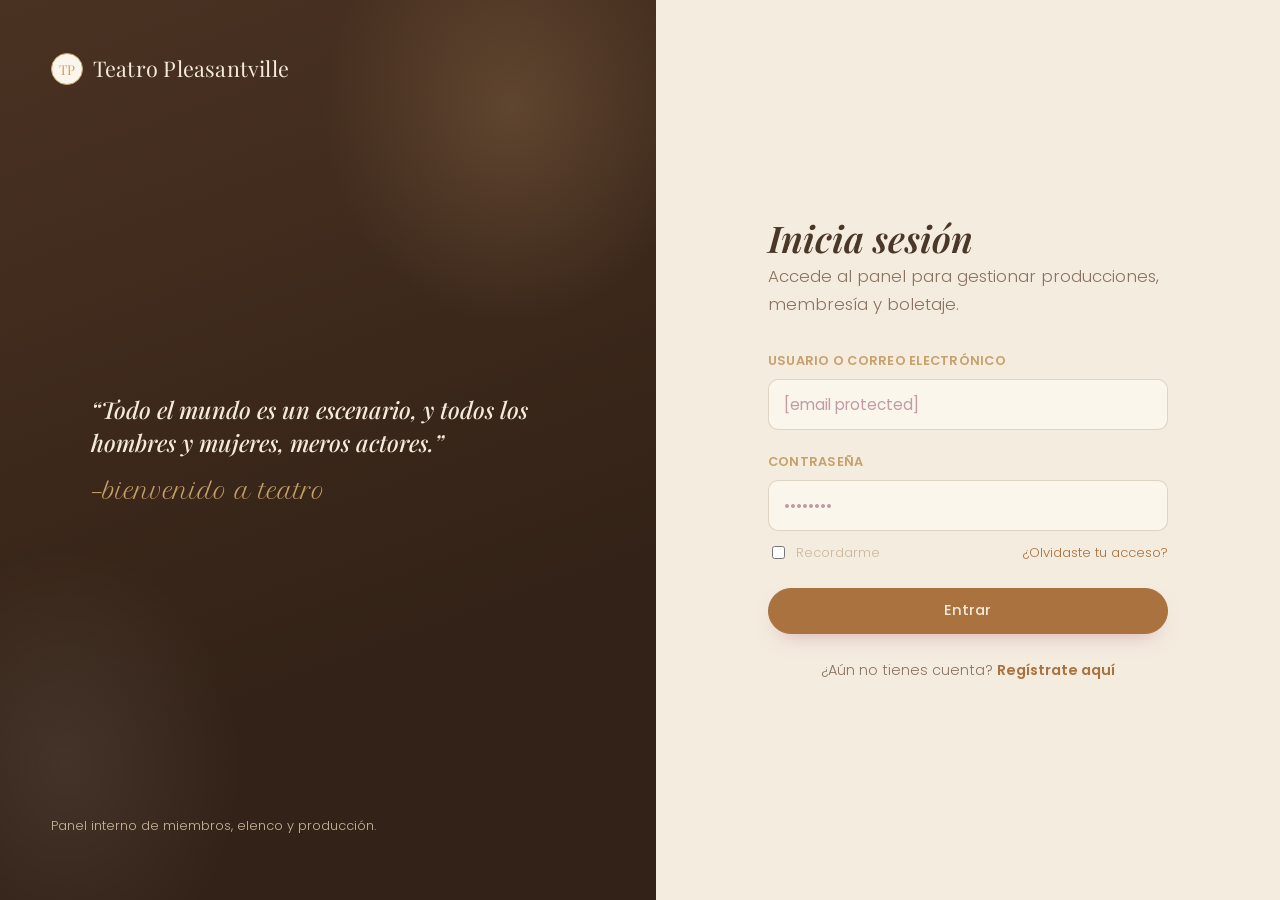
<file: frontend/panel.html>
<!DOCTYPE html>
<html lang="es">
<head>
  <meta charset="UTF-8" />
  <meta name="viewport" content="width=device-width, initial-scale=1.0" />
  <title>Panel — Producciones | Teatro Pleasantville</title>
  <link rel="stylesheet" href="css/style.css" />
</head>
<body>
  
  <script>
    if (!localStorage.getItem('teatro_token')) {
      window.location.href = 'login.html';
    }
  </script>

  <div class="panel-shell">
    <aside class="panel-side">
      <div class="panel-brand">
        <span class="brand__mark">TP</span>
        Teatro Pleasantville
      </div>

      <ul class="panel-nav">
        <li class="group-label">General</li>
        <li><a href="#"><span class="dot"></span> Panel principal</a></li>

        <li class="group-label">Producción</li>
        <li><a href="#" class="active"><span class="dot"></span> Producciones</a></li>
        <li><a href="obras.html"><span class="dot"></span> Obras</a></li>
        <li><a href="#"><span class="dot"></span> Representaciones</a></li>
        <li><a href="#"><span class="dot"></span> Participación / reparto</a></li>

        <li class="group-label">Membresía</li>
        <li><a href="#"><span class="dot"></span> Miembros</a></li>
        <li><a href="#"><span class="dot"></span> Oficiales</a></li>

        <li class="group-label">Taquilla</li>
        <li><a href="#"><span class="dot"></span> Boletos</a></li>
        <li><a href="#"><span class="dot"></span> Transacciones</a></li>
      </ul>

      <div class="panel-side__foot">
        <small>Sesión activa</small><br>
        <strong id="user-name">Cargando...</strong><br>
        <a href="#" onclick="logout()" style="color: var(--gold-soft); font-size: .8rem;">Cerrar sesión</a>
      </div>
    </aside>

    <main class="panel-main">
      <div class="panel-topbar">
        <div>
          <h1>Producciones</h1>
          <p>Alta, baja, cambio y consulta de producciones de la temporada.</p>
        </div>
        <a href="index.html" class="btn btn-ghost">Volver al inicio</a>
      </div>

      <div class="stat-grid">
        <div class="stat-card">
          <div class="num" id="stat-total">0</div>
          <div class="label">Producciones registradas</div>
        </div>
        <div class="stat-card">
          <div class="num" id="stat-activas">0</div>
          <div class="label">En temporada activa</div>
        </div>
        <div class="stat-card">
          <div class="num" id="stat-finalizadas">0</div>
          <div class="label">Finalizadas</div>
        </div>
        <div class="stat-card">
          <div class="num">24</div>
          <div class="label">Obras en catálogo</div>
        </div>
      </div>

      <div class="panel-card">
        <div class="panel-card__head">
          <h2>Listado de producciones</h2>
          <div class="tab-row">
            <button class="active">Todas</button>
            <button>Activas</button>
            <button>Planeación</button>
            <button>Finalizadas</button>
          </div>
        </div>

        <div style="padding: 1rem 1.4rem; background: var(--bg-alt); border-bottom: 1px solid var(--line);">
          <p style="margin: 0 0 .6rem; font-size: .82rem; color: var(--ink-soft); font-weight: 600; text-transform: uppercase; letter-spacing: .04em;">Buscar por:</p>
          <div style="display: flex; gap: 1.2rem; flex-wrap: wrap; margin-bottom: .8rem;">
            <label style="display: flex; align-items: center; gap: .4rem; font-size: .88rem; color: var(--ink); cursor: pointer;">
              <input type="radio" name="criterio" value="obra" checked style="accent-color: var(--wine);" /> Obra
            </label>
            <label style="display: flex; align-items: center; gap: .4rem; font-size: .88rem; color: var(--ink); cursor: pointer;">
              <input type="radio" name="criterio" value="autor" style="accent-color: var(--wine);" /> Autor
            </label>
            <label style="display: flex; align-items: center; gap: .4rem; font-size: .88rem; color: var(--ink); cursor: pointer;">
              <input type="radio" name="criterio" value="productor" style="accent-color: var(--wine);" /> Productor
            </label>
            <label style="display: flex; align-items: center; gap: .4rem; font-size: .88rem; color: var(--ink); cursor: pointer;">
              <input type="radio" name="criterio" value="temporada" style="accent-color: var(--wine);" /> Temporada
            </label>
          </div>
          <div class="search-add-row" style="padding: 0; background: transparent;">
            <input type="text" class="search-box" id="search-input" placeholder="Escribe para buscar..." />
            <button class="btn btn-primary" id="btn-nueva-produccion">+ Nueva producción</button>
          </div>
        </div>

        <table class="data-table">
          <thead>
            <tr>
              <th>Obra</th>
              <th>Temporada</th>
              <th>Año</th>
              <th>Director / Productor</th>
              <th>Estado</th>
              <th>Acciones</th>
            </tr>
          </thead>
          <tbody>
            <tr><td colspan="6" style="text-align:center; padding: 2rem;">Cargando producciones...</td></tr>
          </tbody>
        </table>

        <div class="panel-card__foot">
          <span>Datos cargados desde la base de datos.</span>
        </div>
      </div>
    </main>
  </div>

  <!-- Modal unificado (Alta / Cambio) -->
  <div class="modal-backdrop">
    <div class="modal">
      <h3 id="modal-title">Alta de producción</h3>
      <form id="form-produccion">
        <input type="hidden" id="f_id" value="" />

        <div class="field">
          <label for="f_obra">Obra</label>
          <select id="f_obra" required>
            <option value="">Selecciona una obra...</option>
          </select>
        </div>

        <div class="field-row">
          <div class="field">
            <label for="f_temporada">Temporada</label>
            <select id="f_temporada" required>
              <option value="otoño">Otoño</option>
              <option value="invierno">Invierno</option>
              <option value="primavera">Primavera</option>
              <option value="verano">Verano</option>
            </select>
          </div>
          <div class="field">
            <label for="f_anio">Año</label>
            <input type="number" id="f_anio" min="2000" max="2100" placeholder="2026" required />
          </div>
        </div>

        <div class="field">
          <label for="f_productor">Director / Productor</label>
          <select id="f_productor" required>
            <option value="">Selecciona un miembro...</option>
          </select>
        </div>

        <div class="field">
          <label for="f_estado">Estado</label>
          <select id="f_estado" required>
            <option value="planeacion">Planeación</option>
            <option value="activa">Activa</option>
            <option value="finalizada">Finalizada</option>
          </select>
        </div>

        <div class="modal-actions">
          <button type="button" class="btn btn-ghost" id="btn-cancelar">Cancelar</button>
          <button type="submit" class="btn btn-primary">Guardar producción</button>
        </div>
      </form>
    </div>
  </div>

  <script>
    const API = '../api/producciones.php';
    const estadoMap = { planeacion:'Planeación', activa:'Activa', finalizada:'Finalizada' };
    let filtroEstado = 'todas';
    let criterioBusqueda = 'obra';

    // Mostrar nombre del usuario y función de logout
    const user = JSON.parse(localStorage.getItem('teatro_user') || '{}');
    if (user.nombre) document.getElementById('user-name').textContent = user.nombre;

    function logout() {
      localStorage.removeItem('teatro_token');
      localStorage.removeItem('teatro_user');
      window.location.href = 'login.html';
    }

    document.getElementById('btn-nueva-produccion').addEventListener('click', () => {
      document.getElementById('modal-title').textContent = 'Alta de producción';
      document.getElementById('form-produccion').reset();
      document.getElementById('f_id').value = '';
      cargarOpciones();
      document.querySelector('.modal-backdrop').classList.add('open');
    });

    document.getElementById('btn-cancelar').addEventListener('click', () => {
      document.querySelector('.modal-backdrop').classList.remove('open');
    });

    document.querySelector('.modal-backdrop').addEventListener('click', (e) => {
      if (e.target.classList.contains('modal-backdrop')) {
        document.querySelector('.modal-backdrop').classList.remove('open');
      }
    });

    // 🔒 FUNCIÓN HELPER PARA OBTENER HEADERS CON TOKEN
    function getAuthHeaders(isJson = true) {
      const headers = { 'Authorization': 'Bearer ' + localStorage.getItem('teatro_token') };
      if (isJson) headers['Content-Type'] = 'application/json';
      return headers;
    }

    // Cargar tabla con filtros y TOKEN
    async function cargarTabla() {
      const q = document.getElementById('search-input').value || '';
      const r = await fetch(`${API}?estado=${filtroEstado}&q=${encodeURIComponent(q)}&criterio=${criterioBusqueda}`, {
        headers: getAuthHeaders(false)
      });
      const j = await r.json();
      
      if (!j.ok && r.status === 401) { logout(); return; } // Si el token expiró, logout

      const tbody = document.querySelector('.data-table tbody');
      tbody.innerHTML = j.data.map(p => `
        <tr>
          <td>${p.obra}</td>
          <td>${p.temporada}</td>
          <td>${p.año}</td>
          <td>${p.nombre} ${p.primer_apellido}</td>
          <td><span class="badge ${p.estado==='activa'?'badge-on':p.estado==='finalizada'?'badge-off':''}">${estadoMap[p.estado]}</span></td>
          <td class="row-actions">
            <button class="icon-btn" onclick="editar(${p.id_produccion})" title="Editar">✎</button>
            <button class="icon-btn danger" onclick="eliminar(${p.id_produccion}, '${p.obra.replace(/'/g,"\\'")}')" title="Eliminar">✕</button>
          </td>
        </tr>`).join('') || '<tr><td colspan="6">Sin resultados.</td></tr>';

      document.getElementById('stat-total').textContent = j.data.length;
      document.getElementById('stat-activas').textContent = j.data.filter(p => p.estado === 'activa').length;
      document.getElementById('stat-finalizadas').textContent = j.data.filter(p => p.estado === 'finalizada').length;
    }

    async function cargarOpciones() {
      const r = await fetch(`${API}?ref=opciones`, { headers: getAuthHeaders(false) });
      const j = await r.json();
      document.getElementById('f_obra').innerHTML =
        '<option value="">Selecciona una obra...</option>' +
        j.data.obras.map(o => `<option value="${o.id_obra}">${o.titulo}</option>`).join('');
      document.getElementById('f_productor').innerHTML =
        '<option value="">Selecciona un miembro...</option>' +
        j.data.miembros.map(m => `<option value="${m.id_miembro}">${m.nombre} ${m.primer_apellido}</option>`).join('');
    }

    function validarForm() {
      const errs = [];
      const anio = document.getElementById('f_anio').value;
      if (!/^\d{4}$/.test(anio) || anio < 2000 || anio > 2100) errs.push('Año inválido (4 dígitos, 2000-2100).');
      if (!document.getElementById('f_obra').value) errs.push('Selecciona una obra.');
      if (!document.getElementById('f_productor').value) errs.push('Selecciona un productor.');
      if (errs.length) { alert('⚠️ Corrige:\n• ' + errs.join('\n• ')); return false; }
      return true;
    }

    async function guardar(e) {
      e.preventDefault();
      if (!validarForm()) return;
      const id = document.getElementById('f_id').value;
      const body = JSON.stringify({
        id_obra: document.getElementById('f_obra').value,
        temporada: document.getElementById('f_temporada').value,
        anio: document.getElementById('f_anio').value,
        id_productor: document.getElementById('f_productor').value,
        estado: document.getElementById('f_estado').value
      });
      
      const r = await fetch(id ? `${API}?id=${id}` : API, {
        method: id ? 'PUT' : 'POST',
        headers: getAuthHeaders(true),
        body
      });
      const j = await r.json();
      
      if (!j.ok && r.status === 401) { logout(); return; }

      if (j.ok) { 
        document.querySelector('.modal-backdrop').classList.remove('open'); 
        cargarTabla(); 
      } else {
        alert('❌ ' + (j.errores ? j.errores.join('\n') : j.msg));
      }
    }

    async function editar(id) {
      const r = await fetch(`${API}?estado=todas`, { headers: getAuthHeaders(false) });
      const j = await r.json();
      const p = j.data.find(x => x.id_produccion == id);
      if (!p) return;
      document.getElementById('modal-title').textContent = 'Editar producción';
      document.getElementById('f_id').value = id;
      document.getElementById('f_anio').value = p.año;
      document.getElementById('f_temporada').value = p.temporada;
      document.getElementById('f_estado').value = p.estado;
      await cargarOpciones();
      document.getElementById('f_obra').value = p.id_obra || '';
      document.getElementById('f_productor').value = p.id_productor || '';
      document.querySelector('.modal-backdrop').classList.add('open');
    }

    async function eliminar(id, obra) {
      if (!confirm(`¿Eliminar la producción "${obra}"?\n\nEsta acción es permanente.`)) return;
      const r = await fetch(`${API}?id=${id}`, { 
        method: 'DELETE',
        headers: getAuthHeaders(false)
      });
      const j = await r.json();
      
      if (!j.ok && r.status === 401) { logout(); return; }

      alert(j.ok ? '🗑️ ' + j.msg : '⛔ ' + j.msg);
      if (j.ok) cargarTabla();
    }

    document.querySelectorAll('.tab-row button').forEach(b => b.addEventListener('click', () => {
      document.querySelectorAll('.tab-row button').forEach(x => x.classList.remove('active'));
      b.classList.add('active');
      filtroEstado = b.textContent.trim().toLowerCase().normalize('NFD').replace(/[\u0300-\u036f]/g,'');
      if (filtroEstado === 'planeacion' || filtroEstado === 'planeación') filtroEstado = 'planeacion';
      cargarTabla();
    }));

    document.querySelectorAll('input[name="criterio"]').forEach(r => r.addEventListener('change', () => {
      criterioBusqueda = r.value;
      cargarTabla();
    }));

    document.getElementById('search-input').addEventListener('input', () => { 
      clearTimeout(window._t); 
      window._t = setTimeout(cargarTabla, 300); 
    });

    document.getElementById('form-produccion').addEventListener('submit', guardar);

    cargarOpciones();
    cargarTabla();
  </script>
</body>
</html>
</file>
<file: css/style.css>
@import url('https://fonts.googleapis.com/css2?family=Playfair+Display:ital,wght@0,400;0,500;0,600;0,700;1,500;1,600&family=Poppins:wght@300;400;500;600&family=Petit+Formal+Script&display=swap');

:root{
  --ink:        #4a3728;   /* texto principal, café espresso */
  --ink-soft:   #8a7360;   /* texto secundario, taupe cálido */
  --bg:         #f4ecdf;   /* fondo general, beige papel */
  --bg-alt:     #ece0cb;   /* fondo alterno, beige más profundo */
  --panel:      #fbf6ec;   /* tarjetas, inputs — crema hueso */
  --line:       rgba(120,90,55,0.22);

  --wine:       #a9723f;   /* caramelo tostado — botones primarios */
  --wine-deep:  #4a3222;   /* café espresso oscuro — bloques de acento (sidebar, footer) */
  --wine-bright:#c99a63;   /* caramelo claro — hover */
  --gold:       #a67c43;   /* latón antiguo — acentos pequeños */
  --gold-soft:  #c7a06a;   /* latón claro — labels, cifras, links */

  --cream:      #f4ead9;
  --cream-dim:  #cbb79c;

  /* type */
  --serif: 'Playfair Display', Georgia, serif;
  --script: 'Petit Formal Script', cursive;
  --sans:  'Poppins', -apple-system, Segoe UI, sans-serif;

  /* scale */
  --step-0: clamp(1rem, 0.95rem + 0.2vw, 1.05rem);
  --step-1: clamp(1.25rem, 1.15rem + 0.4vw, 1.5rem);
  --step-2: clamp(1.75rem, 1.5rem + 1vw, 2.4rem);
  --step-3: clamp(2.5rem, 2rem + 2.2vw, 4rem);

  --radius: 16px;
  --radius-sm: 10px;
  --radius-pill: 999px;
  --shadow: 0 22px 45px -22px rgba(74,55,40,0.30);
  --shadow-soft: 0 10px 26px -14px rgba(74,55,40,0.22);
  --ease: cubic-bezier(.4,0,.2,1);
}

*, *::before, *::after{ box-sizing: border-box; }
html{ scroll-behavior: smooth; }
body{
  margin: 0;
  background-color: var(--bg);
  background-image:
    radial-gradient(rgba(74,55,40,0.035) 1px, transparent 1px);
  background-size: 3px 3px;
  color: var(--ink);
  font-family: var(--sans);
  font-weight: 300;
  font-size: var(--step-0);
  line-height: 1.65;
  -webkit-font-smoothing: antialiased;
}

img{ max-width: 100%; display:block; }
a{ color: inherit; text-decoration: none; }

h1,h2,h3,h4{
  font-family: var(--serif);
  font-weight: 600;
  line-height: 1.12;
  margin: 0 0 .5em;
  color: var(--ink);
}

p{ margin: 0 0 1em; max-width: 62ch; color: var(--ink-soft); font-weight: 300; }

::selection{ background: var(--wine-bright); color: var(--ink); }

:focus-visible{
  outline: 2px solid var(--gold);
  outline-offset: 3px;
}

.container{
  width: min(1120px, 92%);
  margin-inline: auto;
}

.curtain-texture{
  background-image: repeating-linear-gradient(
    100deg, rgba(0,0,0,0.10) 0px, rgba(0,0,0,0.10) 2px, transparent 2px, transparent 34px
  );
}

.soft-glow{ position:relative; overflow:hidden; }
.soft-glow::before{
  content:"";
  position:absolute; inset:-10%;
  background:
    radial-gradient(38% 34% at 22% 18%, rgba(169,114,63,0.20), transparent 60%),
    radial-gradient(30% 30% at 82% 12%, rgba(166,124,67,0.18), transparent 60%);
  pointer-events:none;
  z-index:0;
}
.soft-glow > *{ position:relative; z-index:1; }

/* ========= NAV ======= */
.site-nav{
  position: sticky;
  top: 0;
  z-index: 50;
  background: rgba(253,243,241,0.88);
  backdrop-filter: blur(10px);
  border-bottom: 1px solid var(--line);
}
.site-nav .container{
  display: flex;
  align-items: center;
  justify-content: space-between;
  height: 78px;
}
.brand{
  display:flex;
  align-items:center;
  gap:.6rem;
  font-family: var(--serif);
  font-size: 1.35rem;
  color: var(--ink);
  letter-spacing: .01em;
}
.brand__mark{
  width: 32px; height: 32px;
  border: 1.5px solid var(--gold);
  border-radius: 50%;
  display:flex; align-items:center; justify-content:center;
  color: var(--gold);
  font-size: .85rem;
  font-family: var(--serif);
  background: var(--panel);
}
.nav-links{
  display:flex;
  align-items:center;
  gap: 2.1rem;
  list-style:none;
  margin:0; padding:0;
}
.nav-links a{
  color: var(--ink-soft);
  font-size: .95rem;
  transition: color .2s var(--ease);
  position:relative;
}
.nav-links a:hover{ color: var(--wine); }
.nav-actions{ display:flex; align-items:center; gap: .9rem; }

.btn{
  display:inline-flex;
  align-items:center;
  justify-content:center;
  gap:.5em;
  padding: .78em 1.7em;
  border-radius: var(--radius-pill);
  font-family: var(--sans);
  font-size: .92rem;
  font-weight: 500;
  cursor: pointer;
  border: 1px solid transparent;
  transition: transform .18s var(--ease), background .2s var(--ease), border-color .2s var(--ease), color .2s var(--ease), box-shadow .2s var(--ease);
}
.btn:active{ transform: translateY(1px); }
.btn-primary{
  background: var(--wine);
  color: var(--cream);
  border-color: var(--wine);
  box-shadow: 0 10px 22px -12px rgba(193,123,144,0.7);
}
.btn-primary:hover{ background: var(--wine-deep); border-color: var(--wine-deep); }
.btn-ghost{
  background: transparent;
  color: var(--ink);
  border-color: var(--line);
}
.btn-ghost:hover{ border-color: var(--gold); color: var(--wine-deep); background: var(--bg-alt); }
.btn-gold{
  background: linear-gradient(135deg, var(--gold-soft), var(--gold));
  color: #3a2416;
  border-color: var(--gold);
}
.btn-gold:hover{ filter: brightness(1.06); }
.btn-block{ width: 100%; }

.nav-toggle{
  display:none;
  background:none;
  border: 1px solid var(--line);
  border-radius: var(--radius-sm);
  width: 42px; height: 38px;
  color: var(--ink);
  cursor:pointer;
}

/* ==== FOOTER ==== */
.site-footer{
  border-top: 1px solid rgba(255,255,255,0.08);
  padding: 3.8rem 0 2.2rem;
  background: var(--wine-deep);
  color: var(--cream-dim);
}
.site-footer p{ color: var(--cream-dim); }
.footer-grid{
  display:grid;
  grid-template-columns: 1.4fr 1fr 1fr 1.2fr;
  gap: 2.5rem;
}
.footer-grid h4{
  font-family: var(--serif);
  font-style: italic;
  font-weight: 500;
  font-size: 1rem;
  letter-spacing: .01em;
  color: var(--gold-soft);
  margin-bottom: 1rem;
}
.footer-grid ul{ list-style:none; margin:0; padding:0; display:flex; flex-direction:column; gap:.6rem; }
.footer-grid a{ color: var(--cream-dim); font-size: .92rem; }
.footer-grid a:hover{ color: var(--cream); }
.site-footer .brand{ color: var(--cream); }
.site-footer .brand__mark{ border-color: var(--gold-soft); color: var(--gold-soft); background: transparent; }
.footer-bottom{
  margin-top: 3rem;
  padding-top: 1.5rem;
  border-top: 1px solid rgba(255,255,255,0.12);
  display:flex;
  justify-content: space-between;
  flex-wrap:wrap;
  gap: 1rem;
  color: var(--cream-dim);
  font-size: .85rem;
}
.footer-links-inline{
  display:flex; gap:1.4rem; flex-wrap:wrap; list-style:none; padding:0; margin:0;
}
.footer-links-inline a{ color: var(--cream-dim); }
.footer-links-inline code{
  background: var(--cream);
  color: var(--wine-deep);
  padding: .18em .6em;
  border-radius: var(--radius-sm);
  font-size: .82em;
  font-weight: 600;
}

/* =========================================================
   AUTH PAGES (login / registro / recuperar)
   ========================================================= */
.auth-shell{
  min-height: 100vh;
  display:grid;
  grid-template-columns: 1.05fr 1fr;
}
.auth-side{
  position: relative;
  background: linear-gradient(160deg, var(--wine-deep), #332217 70%);
  overflow:hidden;
  display:flex;
  flex-direction:column;
  justify-content:space-between;
  padding: 3.2rem;
}
.auth-side::before{
  content:"";
  position:absolute; inset:0;
  background:
    radial-gradient(48% 40% at 78% 12%, rgba(202,160,108,.22), transparent 60%),
    radial-gradient(45% 40% at 10% 85%, rgba(255,255,255,.08), transparent 60%);
  pointer-events:none;
}
.auth-side__content{ position:relative; z-index:1; }
.auth-side__quote{
  position:relative; z-index:1;
  font-family: var(--serif);
  font-style: italic;
  font-weight: 500;
  font-size: var(--step-1);
  color: var(--cream);
  max-width: 32ch;
  line-height:1.4;
}
.auth-side__quote cite{
  display:block;
  margin-top: 1.1rem;
  font-style: normal;
  font-family: var(--script);
  font-size: 1.35rem;
  color: var(--gold-soft);
}
.auth-main{
  display:flex;
  align-items:center;
  justify-content:center;
  padding: 3rem 2rem;
  background: var(--bg);
}
.auth-card{ width: 100%; max-width: 400px; }
.auth-card h1{ font-size: var(--step-2); margin-bottom:.3rem; font-style: italic; }
.auth-card .lede{ margin-bottom: 2rem; color: var(--ink-soft); }

.field{ margin-bottom: 1.3rem; }
.field label{
  display:block;
  font-size: .8rem;
  color: var(--gold-soft);
  font-weight: 600;
  margin-bottom: .5rem;
  letter-spacing: .02em;
  text-transform: uppercase;
}
.field input, .field select, .field textarea{
  width: 100%;
  background: var(--panel);
  border: 1px solid var(--line);
  border-radius: var(--radius-sm);
  color: var(--ink);
  padding: .85em 1em;
  font-family: var(--sans);
  font-size: .95rem;
  transition: border-color .2s var(--ease), box-shadow .2s var(--ease);
}
.field input::placeholder{ color: #c39aa5; }
.field input:focus, .field select:focus, .field textarea:focus{
  border-color: var(--gold);
  box-shadow: 0 0 0 3px rgba(184,135,94,0.15);
  outline: none;
}
.field-row{ display:flex; gap:1rem; }
.field-row .field{ flex:1; }
.field-hint{ font-size: .78rem; color: var(--ink-soft); margin-top:.35rem; }

.check-row{
  display:flex; align-items:flex-start; gap:.6rem;
  font-size: .85rem; color: var(--ink-soft);
  margin-bottom: 1.5rem;
}
.check-row input{ margin-top:.2rem; accent-color: var(--wine); }

.form-foot-link{
  margin-top: 1.6rem;
  text-align:center;
  font-size: .9rem;
  color: var(--ink-soft);
}
.form-foot-link a{ color: var(--wine); font-weight:600; }
.form-foot-link a:hover{ text-decoration: underline; }

.between-link{
  display:flex; justify-content:space-between; align-items:center;
  font-size: .82rem; margin-top: -.6rem; margin-bottom: 1.5rem;
  color: var(--ink-soft);
}
.between-link a{ color: var(--wine); }

.divider-word{
  display:flex; align-items:center; gap:.8rem;
  color: var(--ink-soft); font-size: .78rem;
  margin: 1.6rem 0;
}
.divider-word::before, .divider-word::after{
  content:""; flex:1; height:1px; background: var(--line);
}

.alert{
  border: 1px solid var(--line);
  border-left: 3px solid var(--gold);
  background: var(--bg-alt);
  padding: 1em 1.2em;
  border-radius: var(--radius-sm);
  font-size: .85rem;
  color: var(--ink-soft);
  margin-bottom: 1.5rem;
}

/* abcc */
.panel-shell{
  display:grid;
  grid-template-columns: 260px 1fr;
  min-height: 100vh;
}
.panel-side{
  background: linear-gradient(180deg, var(--wine-deep), #3a2818);
  color: var(--cream);
  padding: 1.7rem 1.3rem;
  display:flex;
  flex-direction:column;
  gap: 1.5rem;
}
.panel-brand{
  display:flex; align-items:center; gap:.6rem;
  font-family: var(--serif); font-size: 1.2rem; font-style: italic;
  color: var(--cream);
  padding: .3rem .4rem .9rem;
  border-bottom: 1px solid rgba(255,255,255,0.12);
}
.panel-brand .brand__mark{ background: rgba(255,255,255,0.08); border-color: var(--gold-soft); color: var(--gold-soft); }
.panel-nav{ list-style:none; margin:0; padding:0; display:flex; flex-direction:column; gap:.2rem; }
.panel-nav .group-label{
  font-size: .72rem;
  color: var(--cream-dim);
  letter-spacing: .08em;
  text-transform: uppercase;
  margin: 1rem .6rem .4rem;
}
.panel-nav a{
  display:flex; align-items:center; gap:.7rem;
  padding: .65em .8em;
  border-radius: var(--radius-sm);
  color: var(--cream-dim);
  font-size: .9rem;
  transition: background .2s var(--ease), color .2s var(--ease);
}
.panel-nav a .dot{
  width:6px; height:6px; border-radius:50%;
  background: currentColor; opacity:.6;
}
.panel-nav a:hover{ background: rgba(255,255,255,0.08); color: var(--cream); }
.panel-nav a.active{
  background: rgba(255,255,255,0.14);
  color: var(--gold-soft);
}
.panel-side__foot{
  margin-top:auto;
  border-top: 1px solid rgba(255,255,255,0.12);
  padding-top: 1rem;
  font-size: .82rem;
  color: var(--cream);
}
.panel-side__foot small{ color: var(--cream-dim); }
.panel-side .icon-btn{ color: var(--cream); border-color: rgba(255,255,255,0.25); }
.panel-side .icon-btn:hover{ border-color: var(--gold-soft); color: var(--gold-soft); }

.panel-main{ padding: 2.2rem 2.6rem 4rem; background: var(--bg); }
.panel-topbar{
  display:flex; justify-content:space-between; align-items:flex-start;
  margin-bottom: 2rem;
  gap: 1rem;
  flex-wrap: wrap;
}
.panel-topbar h1{ font-size: var(--step-2); margin-bottom:.25rem; font-style: italic; }
.panel-topbar p{ margin:0; }

.stat-grid{
  display:grid;
  grid-template-columns: repeat(4,1fr);
  gap: 1.1rem;
  margin-bottom: 2.2rem;
}
.stat-card{
  background: var(--panel);
  border: 1px solid var(--line);
  border-radius: var(--radius);
  padding: 1.3rem 1.4rem;
  box-shadow: var(--shadow-soft);
}
.stat-card .num{ font-family: var(--serif); font-weight:600; font-size: 2rem; color: var(--wine); }
.stat-card .label{ font-size: .82rem; color: var(--ink-soft); }

.panel-card{
  background: var(--panel);
  border: 1px solid var(--line);
  border-radius: var(--radius);
  overflow: hidden;
  box-shadow: var(--shadow-soft);
}
.panel-card__head{
  display:flex; justify-content:space-between; align-items:center;
  padding: 1.2rem 1.4rem;
  border-bottom: 1px solid var(--line);
  flex-wrap: wrap;
  gap: .8rem;
}
.panel-card__head h2{ font-size: 1.2rem; margin:0; font-style: italic; }
.tab-row{ display:flex; gap:.4rem; flex-wrap:wrap; }
.tab-row button{
  background: transparent;
  border: 1px solid var(--line);
  color: var(--ink-soft);
  padding: .5em 1.1em;
  border-radius: var(--radius-pill);
  font-size: .82rem;
  cursor: pointer;
  font-family: var(--sans);
}
.tab-row button.active{ background: var(--wine); border-color: var(--wine); color: var(--cream); }

.search-add-row{
  display:flex; justify-content:space-between; gap:1rem;
  padding: 1rem 1.4rem;
  flex-wrap: wrap;
}
.search-box{
  flex:1; min-width: 200px;
  background: var(--bg-alt);
  border: 1px solid var(--line);
  border-radius: var(--radius-sm);
  padding: .6em 1em;
  color: var(--ink);
  font-size: .88rem;
}
.search-box::placeholder{ color: var(--ink-soft); }

table.data-table{
  width: 100%;
  border-collapse: collapse;
  font-size: .88rem;
}
.data-table thead th{
  text-align:left;
  padding: .9em 1.4rem;
  color: var(--wine);
  font-weight: 600;
  font-size: .76rem;
  letter-spacing: .04em;
  text-transform: uppercase;
  border-bottom: 1px solid var(--line);
  background: var(--bg-alt);
}
.data-table tbody td{
  padding: .9em 1.4rem;
  border-bottom: 1px solid var(--line);
  color: var(--ink-soft);
}
.data-table tbody tr:hover{ background: rgba(193,123,144,.06); }
.badge{
  display:inline-block;
  padding: .28em .8em;
  border-radius: var(--radius-pill);
  font-size: .74rem;
  border: 1px solid var(--line);
  color: var(--ink-soft);
}
.badge-on{ color:#3f7d4c; border-color:#bfe0c4; background: rgba(76,175,80,.10); }
.badge-off{ color:#a34e63; border-color:#eec7d1; background: rgba(193,78,110,.10); }
.row-actions{ display:flex; gap:.5rem; }
.icon-btn{
  width: 31px; height:31px;
  border-radius: var(--radius-sm);
  border: 1px solid var(--line);
  background: transparent;
  color: var(--ink-soft);
  cursor:pointer;
  display:flex; align-items:center; justify-content:center;
  font-size: .85rem;
}
.icon-btn:hover{ border-color: var(--gold); color: var(--wine-deep); }
.icon-btn.danger:hover{ border-color: #c96d7f; color: #a3455c; }

.panel-card__foot{
  display:flex; justify-content:space-between; align-items:center;
  padding: 1rem 1.4rem;
  font-size: .82rem;
  color: var(--ink-soft);
  background: var(--bg-alt);
}

/* modal (alta/edición) */
.modal-backdrop{
  position: fixed; inset:0;
  background: rgba(90,42,58,.55);
  display:none;
  align-items:center; justify-content:center;
  z-index: 100;
  padding: 1.5rem;
}
.modal-backdrop.open{ display:flex; }
.modal{
  background: var(--panel);
  border: 1px solid var(--line);
  border-radius: var(--radius);
  width: 100%; max-width: 480px;
  padding: 1.9rem;
  max-height: 90vh;
  overflow-y:auto;
  box-shadow: var(--shadow);
}
.modal h3{ margin-bottom: 1.2rem; font-style: italic; }
.modal-actions{ display:flex; justify-content:flex-end; gap:.8rem; margin-top: 1.5rem; }

/* =========================================================
   RESPONSIVE
   ========================================================= */
@media (max-width: 920px){
  .footer-grid{ grid-template-columns: 1fr 1fr; }
  .auth-shell{ grid-template-columns: 1fr; }
  .auth-side{ display:none; }
  .panel-shell{ grid-template-columns: 1fr; }
  .stat-grid{ grid-template-columns: 1fr 1fr; }
}
@media (max-width: 700px){
  .nav-links{
    display:none;
    position:absolute; top:78px; left:0; right:0;
    background: var(--bg);
    border-bottom:1px solid var(--line);
    flex-direction:column;
    align-items:flex-start;
    padding: 1.2rem 6%;
    gap: 1rem;
  }
  .nav-check:checked ~ .nav-links{ display:flex; }
  .nav-toggle{ display:flex; align-items:center; justify-content:center; cursor:pointer; }
  .nav-actions{ display:none; }
  .mobile-only{ display:block !important; }
  .field-row{ flex-direction:column; gap:0; }
  .stat-grid{ grid-template-columns: 1fr; }
  .panel-main{ padding: 1.5rem 1.1rem 3rem; }
}
@media (min-width: 701px){
  .mobile-only{ display:none; }
}
</file>
<file: frontend/css/style.css>
@import url('https://fonts.googleapis.com/css2?family=Playfair+Display:ital,wght@0,400;0,500;0,600;0,700;1,500;1,600&family=Poppins:wght@300;400;500;600&family=Petit+Formal+Script&display=swap');

:root{
  --ink:        #4a3728;   /* texto principal, café espresso */
  --ink-soft:   #8a7360;   /* texto secundario, taupe cálido */
  --bg:         #f4ecdf;   /* fondo general, beige papel */
  --bg-alt:     #ece0cb;   /* fondo alterno, beige más profundo */
  --panel:      #fbf6ec;   /* tarjetas, inputs — crema hueso */
  --line:       rgba(120,90,55,0.22);

  --wine:       #a9723f;   /* caramelo tostado — botones primarios */
  --wine-deep:  #4a3222;   /* café espresso oscuro — bloques de acento (sidebar, footer) */
  --wine-bright:#c99a63;   /* caramelo claro — hover */
  --gold:       #a67c43;   /* latón antiguo — acentos pequeños */
  --gold-soft:  #c7a06a;   /* latón claro — labels, cifras, links */

  --cream:      #f4ead9;
  --cream-dim:  #cbb79c;

  /* type */
  --serif: 'Playfair Display', Georgia, serif;
  --script: 'Petit Formal Script', cursive;
  --sans:  'Poppins', -apple-system, Segoe UI, sans-serif;

  /* scale */
  --step-0: clamp(1rem, 0.95rem + 0.2vw, 1.05rem);
  --step-1: clamp(1.25rem, 1.15rem + 0.4vw, 1.5rem);
  --step-2: clamp(1.75rem, 1.5rem + 1vw, 2.4rem);
  --step-3: clamp(2.5rem, 2rem + 2.2vw, 4rem);

  --radius: 16px;
  --radius-sm: 10px;
  --radius-pill: 999px;
  --shadow: 0 22px 45px -22px rgba(74,55,40,0.30);
  --shadow-soft: 0 10px 26px -14px rgba(74,55,40,0.22);
  --ease: cubic-bezier(.4,0,.2,1);
}

*, *::before, *::after{ box-sizing: border-box; }
html{ scroll-behavior: smooth; }
body{
  margin: 0;
  background-color: var(--bg);
  background-image:
    radial-gradient(rgba(74,55,40,0.035) 1px, transparent 1px);
  background-size: 3px 3px;
  color: var(--ink);
  font-family: var(--sans);
  font-weight: 300;
  font-size: var(--step-0);
  line-height: 1.65;
  -webkit-font-smoothing: antialiased;
}

img{ max-width: 100%; display:block; }
a{ color: inherit; text-decoration: none; }

h1,h2,h3,h4{
  font-family: var(--serif);
  font-weight: 600;
  line-height: 1.12;
  margin: 0 0 .5em;
  color: var(--ink);
}

p{ margin: 0 0 1em; max-width: 62ch; color: var(--ink-soft); font-weight: 300; }

::selection{ background: var(--wine-bright); color: var(--ink); }

:focus-visible{
  outline: 2px solid var(--gold);
  outline-offset: 3px;
}

.container{
  width: min(1120px, 92%);
  margin-inline: auto;
}

.curtain-texture{
  background-image: repeating-linear-gradient(
    100deg, rgba(0,0,0,0.10) 0px, rgba(0,0,0,0.10) 2px, transparent 2px, transparent 34px
  );
}

.soft-glow{ position:relative; overflow:hidden; }
.soft-glow::before{
  content:"";
  position:absolute; inset:-10%;
  background:
    radial-gradient(38% 34% at 22% 18%, rgba(169,114,63,0.20), transparent 60%),
    radial-gradient(30% 30% at 82% 12%, rgba(166,124,67,0.18), transparent 60%);
  pointer-events:none;
  z-index:0;
}
.soft-glow > *{ position:relative; z-index:1; }

/* ========= NAV ======= */
.site-nav{
  position: sticky;
  top: 0;
  z-index: 50;
  background: rgba(253,243,241,0.88);
  backdrop-filter: blur(10px);
  border-bottom: 1px solid var(--line);
}
.site-nav .container{
  display: flex;
  align-items: center;
  justify-content: space-between;
  height: 78px;
}
.brand{
  display:flex;
  align-items:center;
  gap:.6rem;
  font-family: var(--serif);
  font-size: 1.35rem;
  color: var(--ink);
  letter-spacing: .01em;
}
.brand__mark{
  width: 32px; height: 32px;
  border: 1.5px solid var(--gold);
  border-radius: 50%;
  display:flex; align-items:center; justify-content:center;
  color: var(--gold);
  font-size: .85rem;
  font-family: var(--serif);
  background: var(--panel);
}
.nav-links{
  display:flex;
  align-items:center;
  gap: 2.1rem;
  list-style:none;
  margin:0; padding:0;
}
.nav-links a{
  color: var(--ink-soft);
  font-size: .95rem;
  transition: color .2s var(--ease);
  position:relative;
}
.nav-links a:hover{ color: var(--wine); }
.nav-actions{ display:flex; align-items:center; gap: .9rem; }

.btn{
  display:inline-flex;
  align-items:center;
  justify-content:center;
  gap:.5em;
  padding: .78em 1.7em;
  border-radius: var(--radius-pill);
  font-family: var(--sans);
  font-size: .92rem;
  font-weight: 500;
  cursor: pointer;
  border: 1px solid transparent;
  transition: transform .18s var(--ease), background .2s var(--ease), border-color .2s var(--ease), color .2s var(--ease), box-shadow .2s var(--ease);
}
.btn:active{ transform: translateY(1px); }
.btn-primary{
  background: var(--wine);
  color: var(--cream);
  border-color: var(--wine);
  box-shadow: 0 10px 22px -12px rgba(193,123,144,0.7);
}
.btn-primary:hover{ background: var(--wine-deep); border-color: var(--wine-deep); }
.btn-ghost{
  background: transparent;
  color: var(--ink);
  border-color: var(--line);
}
.btn-ghost:hover{ border-color: var(--gold); color: var(--wine-deep); background: var(--bg-alt); }
.btn-gold{
  background: linear-gradient(135deg, var(--gold-soft), var(--gold));
  color: #3a2416;
  border-color: var(--gold);
}
.btn-gold:hover{ filter: brightness(1.06); }
.btn-block{ width: 100%; }

.nav-toggle{
  display:none;
  background:none;
  border: 1px solid var(--line);
  border-radius: var(--radius-sm);
  width: 42px; height: 38px;
  color: var(--ink);
  cursor:pointer;
}

/* ==== FOOTER ==== */
.site-footer{
  border-top: 1px solid rgba(255,255,255,0.08);
  padding: 3.8rem 0 2.2rem;
  background: var(--wine-deep);
  color: var(--cream-dim);
}
.site-footer p{ color: var(--cream-dim); }
.footer-grid{
  display:grid;
  grid-template-columns: 1.4fr 1fr 1fr 1.2fr;
  gap: 2.5rem;
}
.footer-grid h4{
  font-family: var(--serif);
  font-style: italic;
  font-weight: 500;
  font-size: 1rem;
  letter-spacing: .01em;
  color: var(--gold-soft);
  margin-bottom: 1rem;
}
.footer-grid ul{ list-style:none; margin:0; padding:0; display:flex; flex-direction:column; gap:.6rem; }
.footer-grid a{ color: var(--cream-dim); font-size: .92rem; }
.footer-grid a:hover{ color: var(--cream); }
.site-footer .brand{ color: var(--cream); }
.site-footer .brand__mark{ border-color: var(--gold-soft); color: var(--gold-soft); background: transparent; }
.footer-bottom{
  margin-top: 3rem;
  padding-top: 1.5rem;
  border-top: 1px solid rgba(255,255,255,0.12);
  display:flex;
  justify-content: space-between;
  flex-wrap:wrap;
  gap: 1rem;
  color: var(--cream-dim);
  font-size: .85rem;
}
.footer-links-inline{
  display:flex; gap:1.4rem; flex-wrap:wrap; list-style:none; padding:0; margin:0;
}
.footer-links-inline a{ color: var(--cream-dim); }
.footer-links-inline code{
  background: var(--cream);
  color: var(--wine-deep);
  padding: .18em .6em;
  border-radius: var(--radius-sm);
  font-size: .82em;
  font-weight: 600;
}

/* =========================================================
   AUTH PAGES (login / registro / recuperar)
   ========================================================= */
.auth-shell{
  min-height: 100vh;
  display:grid;
  grid-template-columns: 1.05fr 1fr;
}
.auth-side{
  position: relative;
  background: linear-gradient(160deg, var(--wine-deep), #332217 70%);
  overflow:hidden;
  display:flex;
  flex-direction:column;
  justify-content:space-between;
  padding: 3.2rem;
}
.auth-side::before{
  content:"";
  position:absolute; inset:0;
  background:
    radial-gradient(48% 40% at 78% 12%, rgba(202,160,108,.22), transparent 60%),
    radial-gradient(45% 40% at 10% 85%, rgba(255,255,255,.08), transparent 60%);
  pointer-events:none;
}
.auth-side__content{ position:relative; z-index:1; }
.auth-side__quote{
  position:relative; z-index:1;
  font-family: var(--serif);
  font-style: italic;
  font-weight: 500;
  font-size: var(--step-1);
  color: var(--cream);
  max-width: 32ch;
  line-height:1.4;
}
.auth-side__quote cite{
  display:block;
  margin-top: 1.1rem;
  font-style: normal;
  font-family: var(--script);
  font-size: 1.35rem;
  color: var(--gold-soft);
}
.auth-main{
  display:flex;
  align-items:center;
  justify-content:center;
  padding: 3rem 2rem;
  background: var(--bg);
}
.auth-card{ width: 100%; max-width: 400px; }
.auth-card h1{ font-size: var(--step-2); margin-bottom:.3rem; font-style: italic; }
.auth-card .lede{ margin-bottom: 2rem; color: var(--ink-soft); }

.field{ margin-bottom: 1.3rem; }
.field label{
  display:block;
  font-size: .8rem;
  color: var(--gold-soft);
  font-weight: 600;
  margin-bottom: .5rem;
  letter-spacing: .02em;
  text-transform: uppercase;
}
.field input, .field select, .field textarea{
  width: 100%;
  background: var(--panel);
  border: 1px solid var(--line);
  border-radius: var(--radius-sm);
  color: var(--ink);
  padding: .85em 1em;
  font-family: var(--sans);
  font-size: .95rem;
  transition: border-color .2s var(--ease), box-shadow .2s var(--ease);
}
.field input::placeholder{ color: #c39aa5; }
.field input:focus, .field select:focus, .field textarea:focus{
  border-color: var(--gold);
  box-shadow: 0 0 0 3px rgba(184,135,94,0.15);
  outline: none;
}
.field-row{ display:flex; gap:1rem; }
.field-row .field{ flex:1; }
.field-hint{ font-size: .78rem; color: var(--ink-soft); margin-top:.35rem; }

.check-row{
  display:flex; align-items:flex-start; gap:.6rem;
  font-size: .85rem; color: var(--ink-soft);
  margin-bottom: 1.5rem;
}
.check-row input{ margin-top:.2rem; accent-color: var(--wine); }

.form-foot-link{
  margin-top: 1.6rem;
  text-align:center;
  font-size: .9rem;
  color: var(--ink-soft);
}
.form-foot-link a{ color: var(--wine); font-weight:600; }
.form-foot-link a:hover{ text-decoration: underline; }

.between-link{
  display:flex; justify-content:space-between; align-items:center;
  font-size: .82rem; margin-top: -.6rem; margin-bottom: 1.5rem;
  color: var(--ink-soft);
}
.between-link a{ color: var(--wine); }

.divider-word{
  display:flex; align-items:center; gap:.8rem;
  color: var(--ink-soft); font-size: .78rem;
  margin: 1.6rem 0;
}
.divider-word::before, .divider-word::after{
  content:""; flex:1; height:1px; background: var(--line);
}

.alert{
  border: 1px solid var(--line);
  border-left: 3px solid var(--gold);
  background: var(--bg-alt);
  padding: 1em 1.2em;
  border-radius: var(--radius-sm);
  font-size: .85rem;
  color: var(--ink-soft);
  margin-bottom: 1.5rem;
}

/* abcc */
.panel-shell{
  display:grid;
  grid-template-columns: 260px 1fr;
  min-height: 100vh;
}
.panel-side{
  background: linear-gradient(180deg, var(--wine-deep), #3a2818);
  color: var(--cream);
  padding: 1.7rem 1.3rem;
  display:flex;
  flex-direction:column;
  gap: 1.5rem;
}
.panel-brand{
  display:flex; align-items:center; gap:.6rem;
  font-family: var(--serif); font-size: 1.2rem; font-style: italic;
  color: var(--cream);
  padding: .3rem .4rem .9rem;
  border-bottom: 1px solid rgba(255,255,255,0.12);
}
.panel-brand .brand__mark{ background: rgba(255,255,255,0.08); border-color: var(--gold-soft); color: var(--gold-soft); }
.panel-nav{ list-style:none; margin:0; padding:0; display:flex; flex-direction:column; gap:.2rem; }
.panel-nav .group-label{
  font-size: .72rem;
  color: var(--cream-dim);
  letter-spacing: .08em;
  text-transform: uppercase;
  margin: 1rem .6rem .4rem;
}
.panel-nav a{
  display:flex; align-items:center; gap:.7rem;
  padding: .65em .8em;
  border-radius: var(--radius-sm);
  color: var(--cream-dim);
  font-size: .9rem;
  transition: background .2s var(--ease), color .2s var(--ease);
}
.panel-nav a .dot{
  width:6px; height:6px; border-radius:50%;
  background: currentColor; opacity:.6;
}
.panel-nav a:hover{ background: rgba(255,255,255,0.08); color: var(--cream); }
.panel-nav a.active{
  background: rgba(255,255,255,0.14);
  color: var(--gold-soft);
}
.panel-side__foot{
  margin-top:auto;
  border-top: 1px solid rgba(255,255,255,0.12);
  padding-top: 1rem;
  font-size: .82rem;
  color: var(--cream);
}
.panel-side__foot small{ color: var(--cream-dim); }
.panel-side .icon-btn{ color: var(--cream); border-color: rgba(255,255,255,0.25); }
.panel-side .icon-btn:hover{ border-color: var(--gold-soft); color: var(--gold-soft); }

.panel-main{ padding: 2.2rem 2.6rem 4rem; background: var(--bg); }
.panel-topbar{
  display:flex; justify-content:space-between; align-items:flex-start;
  margin-bottom: 2rem;
  gap: 1rem;
  flex-wrap: wrap;
}
.panel-topbar h1{ font-size: var(--step-2); margin-bottom:.25rem; font-style: italic; }
.panel-topbar p{ margin:0; }

.stat-grid{
  display:grid;
  grid-template-columns: repeat(4,1fr);
  gap: 1.1rem;
  margin-bottom: 2.2rem;
}
.stat-card{
  background: var(--panel);
  border: 1px solid var(--line);
  border-radius: var(--radius);
  padding: 1.3rem 1.4rem;
  box-shadow: var(--shadow-soft);
}
.stat-card .num{ font-family: var(--serif); font-weight:600; font-size: 2rem; color: var(--wine); }
.stat-card .label{ font-size: .82rem; color: var(--ink-soft); }

.panel-card{
  background: var(--panel);
  border: 1px solid var(--line);
  border-radius: var(--radius);
  overflow: hidden;
  box-shadow: var(--shadow-soft);
}
.panel-card__head{
  display:flex; justify-content:space-between; align-items:center;
  padding: 1.2rem 1.4rem;
  border-bottom: 1px solid var(--line);
  flex-wrap: wrap;
  gap: .8rem;
}
.panel-card__head h2{ font-size: 1.2rem; margin:0; font-style: italic; }
.tab-row{ display:flex; gap:.4rem; flex-wrap:wrap; }
.tab-row button{
  background: transparent;
  border: 1px solid var(--line);
  color: var(--ink-soft);
  padding: .5em 1.1em;
  border-radius: var(--radius-pill);
  font-size: .82rem;
  cursor: pointer;
  font-family: var(--sans);
}
.tab-row button.active{ background: var(--wine); border-color: var(--wine); color: var(--cream); }

.search-add-row{
  display:flex; justify-content:space-between; gap:1rem;
  padding: 1rem 1.4rem;
  flex-wrap: wrap;
}
.search-box{
  flex:1; min-width: 200px;
  background: var(--bg-alt);
  border: 1px solid var(--line);
  border-radius: var(--radius-sm);
  padding: .6em 1em;
  color: var(--ink);
  font-size: .88rem;
}
.search-box::placeholder{ color: var(--ink-soft); }

table.data-table{
  width: 100%;
  border-collapse: collapse;
  font-size: .88rem;
}
.data-table thead th{
  text-align:left;
  padding: .9em 1.4rem;
  color: var(--wine);
  font-weight: 600;
  font-size: .76rem;
  letter-spacing: .04em;
  text-transform: uppercase;
  border-bottom: 1px solid var(--line);
  background: var(--bg-alt);
}
.data-table tbody td{
  padding: .9em 1.4rem;
  border-bottom: 1px solid var(--line);
  color: var(--ink-soft);
}
.data-table tbody tr:hover{ background: rgba(193,123,144,.06); }
.badge{
  display:inline-block;
  padding: .28em .8em;
  border-radius: var(--radius-pill);
  font-size: .74rem;
  border: 1px solid var(--line);
  color: var(--ink-soft);
}
.badge-on{ color:#3f7d4c; border-color:#bfe0c4; background: rgba(76,175,80,.10); }
.badge-off{ color:#a34e63; border-color:#eec7d1; background: rgba(193,78,110,.10); }
.row-actions{ display:flex; gap:.5rem; }
.icon-btn{
  width: 31px; height:31px;
  border-radius: var(--radius-sm);
  border: 1px solid var(--line);
  background: transparent;
  color: var(--ink-soft);
  cursor:pointer;
  display:flex; align-items:center; justify-content:center;
  font-size: .85rem;
}
.icon-btn:hover{ border-color: var(--gold); color: var(--wine-deep); }
.icon-btn.danger:hover{ border-color: #c96d7f; color: #a3455c; }

.panel-card__foot{
  display:flex; justify-content:space-between; align-items:center;
  padding: 1rem 1.4rem;
  font-size: .82rem;
  color: var(--ink-soft);
  background: var(--bg-alt);
}

/* modal (alta/edición) */
.modal-backdrop{
  position: fixed; inset:0;
  background: rgba(90,42,58,.55);
  display:none;
  align-items:center; justify-content:center;
  z-index: 100;
  padding: 1.5rem;
}
.modal-backdrop.open{ display:flex; }
.modal{
  background: var(--panel);
  border: 1px solid var(--line);
  border-radius: var(--radius);
  width: 100%; max-width: 480px;
  padding: 1.9rem;
  max-height: 90vh;
  overflow-y:auto;
  box-shadow: var(--shadow);
}
.modal h3{ margin-bottom: 1.2rem; font-style: italic; }
.modal-actions{ display:flex; justify-content:flex-end; gap:.8rem; margin-top: 1.5rem; }

/* =========================================================
   RESPONSIVE
   ========================================================= */
@media (max-width: 920px){
  .footer-grid{ grid-template-columns: 1fr 1fr; }
  .auth-shell{ grid-template-columns: 1fr; }
  .auth-side{ display:none; }
  .panel-shell{ grid-template-columns: 1fr; }
  .stat-grid{ grid-template-columns: 1fr 1fr; }
}
@media (max-width: 700px){
  .nav-links{
    display:none;
    position:absolute; top:78px; left:0; right:0;
    background: var(--bg);
    border-bottom:1px solid var(--line);
    flex-direction:column;
    align-items:flex-start;
    padding: 1.2rem 6%;
    gap: 1rem;
  }
  .nav-check:checked ~ .nav-links{ display:flex; }
  .nav-toggle{ display:flex; align-items:center; justify-content:center; cursor:pointer; }
  .nav-actions{ display:none; }
  .mobile-only{ display:block !important; }
  .field-row{ flex-direction:column; gap:0; }
  .stat-grid{ grid-template-columns: 1fr; }
  .panel-main{ padding: 1.5rem 1.1rem 3rem; }
}
@media (min-width: 701px){
  .mobile-only{ display:none; }
}
</file>
